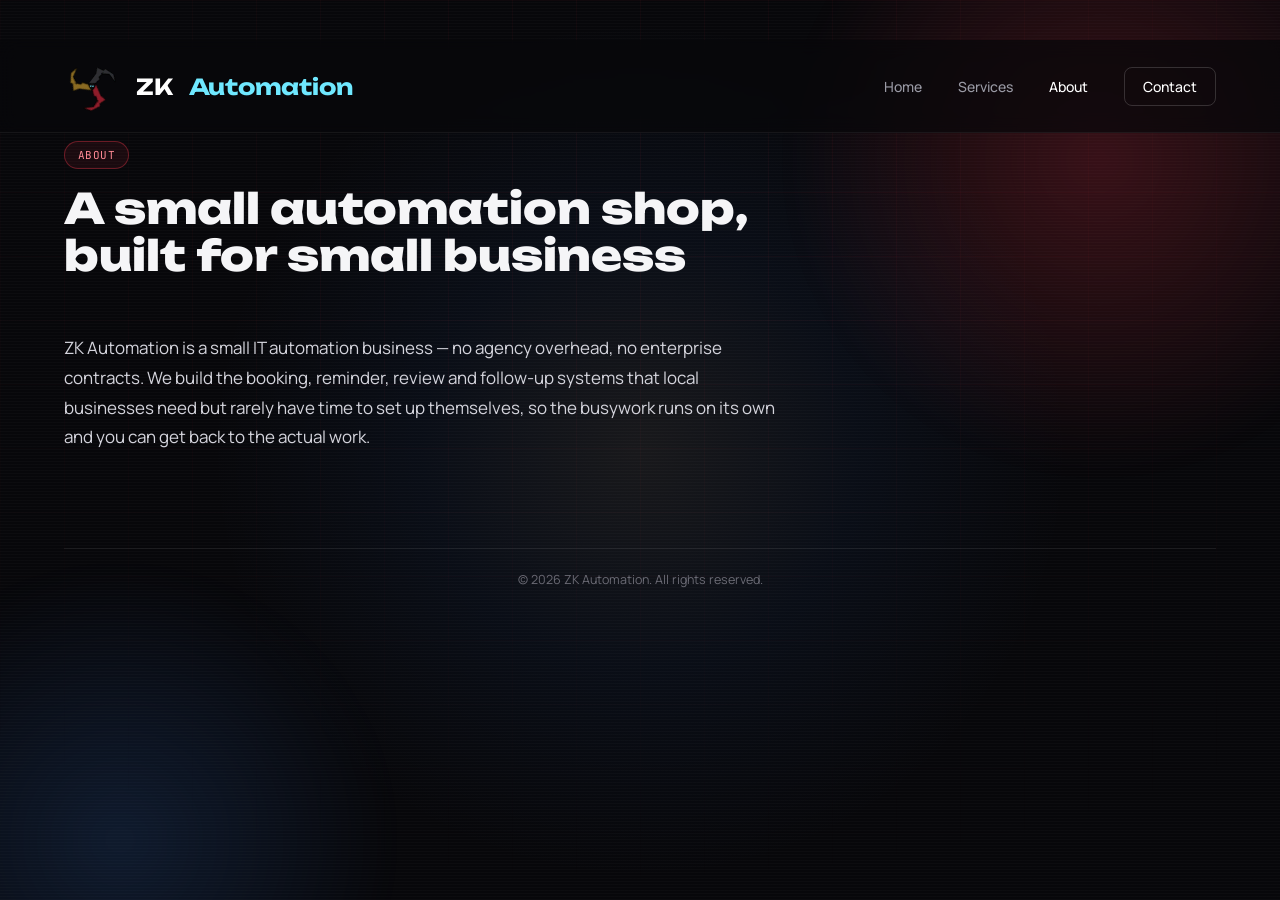
<file: about.html>
<!doctype html>
<html lang="en">
<head>
<meta charset="utf-8">
<meta name="viewport" content="width=device-width, initial-scale=1, viewport-fit=cover">
<title>About — ZK Automation</title>
<meta name="description" content="ZK Automation is a small IT automation business in Ottawa building booking, reminder, review and follow-up systems for local businesses — no agency overhead, no enterprise contracts.">
<link rel="icon" href="data:image/svg+xml,%3Csvg xmlns='http://www.w3.org/2000/svg' viewBox='0 0 64 64'%3E%3Crect width='64' height='64' rx='14' fill='%230d0e10'/%3E%3Ctext x='32' y='35' text-anchor='middle' dominant-baseline='central' font-family='Arial, sans-serif' font-weight='800' font-size='34' fill='%236FE8FF'%3EA%3C/text%3E%3C/svg%3E">
<link rel="preconnect" href="https://fonts.googleapis.com">
<link href="https://fonts.googleapis.com/css2?family=Unbounded:wght@500;700;800;900&family=Manrope:wght@400;500;600&family=JetBrains+Mono:wght@400;500;600&display=swap" rel="stylesheet">
<link rel="stylesheet" href="styles.css">
</head>
<body>

<div class="page" id="page">

  <!-- fine hologram scanlines -->
  <div style="position:absolute;inset:0;pointer-events:none;
    background-image:repeating-linear-gradient(0deg, rgba(255,255,255,0.02) 0px, rgba(255,255,255,0.02) 1px, transparent 1px, transparent 3px);"></div>

  <!-- circuit grid backdrop -->
  <div style="position:absolute;inset:0;pointer-events:none;
    background-image:
      linear-gradient(rgba(255,59,78,0.05) 1px, transparent 1px),
      linear-gradient(90deg, rgba(255,59,78,0.05) 1px, transparent 1px);
    background-size:64px 64px;
    -webkit-mask-image:radial-gradient(ellipse 1300px 850px at 50% 20%, black 0%, transparent 85%);
    mask-image:radial-gradient(ellipse 1300px 850px at 50% 20%, black 0%, transparent 85%);
  "></div>

  <!-- ambient glows -->
  <div class="parallax-slow" style="position:absolute;top:-160px;right:-140px;width:640px;height:640px;border-radius:999px;background:radial-gradient(circle, #FF3B4E33 0%, transparent 70%);filter:blur(10px);pointer-events:none;"></div>
  <div class="parallax-slow" style="position:absolute;bottom:-220px;left:-160px;width:560px;height:560px;border-radius:999px;background:radial-gradient(circle, #3D8BFF26 0%, transparent 70%);filter:blur(10px);pointer-events:none;"></div>

  <!-- soft light sheen that follows the cursor -->
  <div class="cursor-sheen" style="position:absolute;inset:0;pointer-events:none;"></div>

  <div class="shell">

    <!-- nav -->
    <div class="nav">
      <a href="index.html" style="display:flex;align-items:center;gap:16px;text-decoration:none;">
        <svg id="brand-mark-svg" width="56" height="56" viewBox="105 25 410 410" role="img" aria-label="ZK Automation logo">
          <defs>
            <filter id="bladeShadow" x="-80%" y="-80%" width="260%" height="260%">
              <feDropShadow dx="3" dy="4" stdDeviation="3.5" flood-color="#000000" flood-opacity="0.8"/>
            </filter>
            <pattern id="brushed" patternUnits="userSpaceOnUse" width="4" height="4" patternTransform="rotate(-55)">
              <rect width="4" height="4" fill="none"/>
              <line x1="0.5" y1="0" x2="0.5" y2="4" stroke="#ffffff" stroke-opacity="0.16" stroke-width="0.5"/>
              <line x1="1.8" y1="0" x2="1.8" y2="4" stroke="#000000" stroke-opacity="0.16" stroke-width="0.5"/>
              <line x1="3" y1="0" x2="3" y2="4" stroke="#ffffff" stroke-opacity="0.08" stroke-width="0.4"/>
            </pattern>
            <polygon id="bladeShape" points="24,-20 55,-50 50,-66 82,-98 66,-91 127,-87 169,-31 158,-86 99,-124 84,-113 38,-135 29,-90 -24,-20"/>
          </defs>
          <g id="logo-spin-g">
          <g transform="translate(310,230) rotate(0)">
            <g filter="url(#bladeShadow)">
              <use href="#bladeShape" fill="#2a2c2f"/>
              <use href="#bladeShape" fill="url(#brushed)"/>
              <use href="#bladeShape" fill="none" stroke="#000000" stroke-width="3" stroke-linejoin="miter"/>
            </g>
          </g>
          <g transform="translate(310,230) rotate(120)">
            <g filter="url(#bladeShadow)">
              <use href="#bladeShape" fill="#8f1a26"/>
              <use href="#bladeShape" fill="url(#brushed)"/>
              <use href="#bladeShape" fill="none" stroke="#000000" stroke-width="3" stroke-linejoin="miter"/>
            </g>
          </g>
          <g transform="translate(310,230) rotate(240)">
            <g filter="url(#bladeShadow)">
              <use href="#bladeShape" fill="#8a6a1e"/>
              <use href="#bladeShape" fill="url(#brushed)"/>
              <use href="#bladeShape" fill="none" stroke="#000000" stroke-width="3" stroke-linejoin="miter"/>
            </g>
          </g>
          <circle cx="310" cy="230" r="18" fill="#0d0e10" stroke="#1c1f22" stroke-width="1.5" filter="url(#bladeShadow)"/>
          <text x="310" y="231" text-anchor="middle" dominant-baseline="central" font-family="'Unbounded',sans-serif" font-weight="800" font-size="15" fill="#6FE8FF">ZK</text>
          <polygon points="310,225 305,232 315,232" fill="#0d0e10"/>
          </g>
        </svg>
        <span style="font-family:'Unbounded',sans-serif;font-weight:700;font-size:22px;color:#fff;letter-spacing:-0.01em;">ZK </span><span style="font-family:'Unbounded',sans-serif;font-weight:700;font-size:22px;color:#6FE8FF;letter-spacing:-0.01em;">Automation</span>
      </a>
      <button id="nav-toggle" class="nav-toggle" type="button" aria-label="Menu" aria-expanded="false" aria-controls="nav-links">
        <svg class="icon-menu" width="20" height="20" viewBox="0 0 24 24" fill="none" stroke="currentColor" stroke-width="2" stroke-linecap="round"><path d="M4 6h16M4 12h16M4 18h16"/></svg>
        <svg class="icon-close" width="20" height="20" viewBox="0 0 24 24" fill="none" stroke="currentColor" stroke-width="2" stroke-linecap="round"><path d="M6 6l12 12M18 6L6 18"/></svg>
      </button>
      <div class="nav-links" id="nav-links">
        <a class="navlink" href="index.html">Home</a>
        <a class="navlink" href="services.html">Services</a>
        <a class="navlink active" href="about.html">About</a>
        <a href="contact.html" class="btn-ghost" style="border:1px solid rgba(255,255,255,0.16);border-radius:8px;padding:9px 18px;font-size:14px;font-weight:500;color:#fff;">Contact</a>
      </div>
    </div>

    <!-- page header -->
    <div class="page-header">
      <div class="page-kicker" style="border:1px solid rgba(255,59,78,0.35);background:rgba(255,59,78,0.08);color:#ff8a95;">ABOUT</div>
      <h1 style="margin:0 0 14px 0;font-family:'Unbounded',sans-serif;font-weight:800;font-size:clamp(28px,4vw,42px);line-height:1.12;color:#f5f5f7;text-wrap:balance;">A small automation shop, built for small business</h1>
    </div>

    <div style="max-width:720px;padding-bottom:40px;display:flex;flex-direction:column;gap:20px;">
      <p style="margin:0;font-size:17px;line-height:1.75;color:#d4d4dc;">ZK Automation is a small IT automation business — no agency overhead, no enterprise contracts. We build the booking, reminder, review and follow-up systems that local businesses need but rarely have time to set up themselves, so the busywork runs on its own and you can get back to the actual work.</p>
    </div>

    <div class="site-footer">© 2026 ZK Automation. All rights reserved.</div>

  </div>
</div>

<script>
(function () {
  "use strict";

  var page = document.getElementById('page');

  /* ---- nav logo spin + cursor sheen (same behavior as the home page) ---- */
  var reducedMotion = window.matchMedia('(prefers-reduced-motion: reduce)').matches;
  var logoSpinEl = document.getElementById('logo-spin-g');
  var logoAngle = 0, logoVel = 0, lastCursorX = null;
  function tickLogo() {
    if (!reducedMotion && logoSpinEl) {
      logoVel *= 0.94;
      logoAngle += logoVel;
      logoSpinEl.setAttribute('transform', 'rotate(' + logoAngle.toFixed(2) + ' 310 230)');
    }
    requestAnimationFrame(tickLogo);
  }
  requestAnimationFrame(tickLogo);
  function onPageMove(e) {
    var r = page.getBoundingClientRect();
    page.style.setProperty('--mx', Math.min(1, Math.max(0, (e.clientX - r.left) / r.width)));
    page.style.setProperty('--my', Math.min(1, Math.max(0, (e.clientY - r.top) / r.height)));
    if (lastCursorX !== null) {
      logoVel = Math.max(-45, Math.min(45, logoVel + (e.clientX - lastCursorX) * 0.7));
    }
    lastCursorX = e.clientX;
  }
  function onPageLeave() { page.style.setProperty('--mx', 0.5); page.style.setProperty('--my', 0.5); lastCursorX = null; }
  page.addEventListener('mousemove', onPageMove);
  page.addEventListener('mouseleave', onPageLeave);

  /* ---- mobile nav: hamburger toggle for the phone-width dropdown ---- */
  (function () {
    var navToggle = document.getElementById('nav-toggle');
    var navLinks = document.getElementById('nav-links');
    if (!navToggle || !navLinks) return;
    function closeMenu() {
      navLinks.classList.remove('open');
      navToggle.classList.remove('open');
      navToggle.setAttribute('aria-expanded', 'false');
    }
    navToggle.addEventListener('click', function () {
      var isOpen = navLinks.classList.toggle('open');
      navToggle.classList.toggle('open', isOpen);
      navToggle.setAttribute('aria-expanded', isOpen ? 'true' : 'false');
    });
    Array.prototype.forEach.call(navLinks.querySelectorAll('a'), function (a) {
      a.addEventListener('click', closeMenu);
    });
  })();
})();
</script>
</body>
</html>
</file>
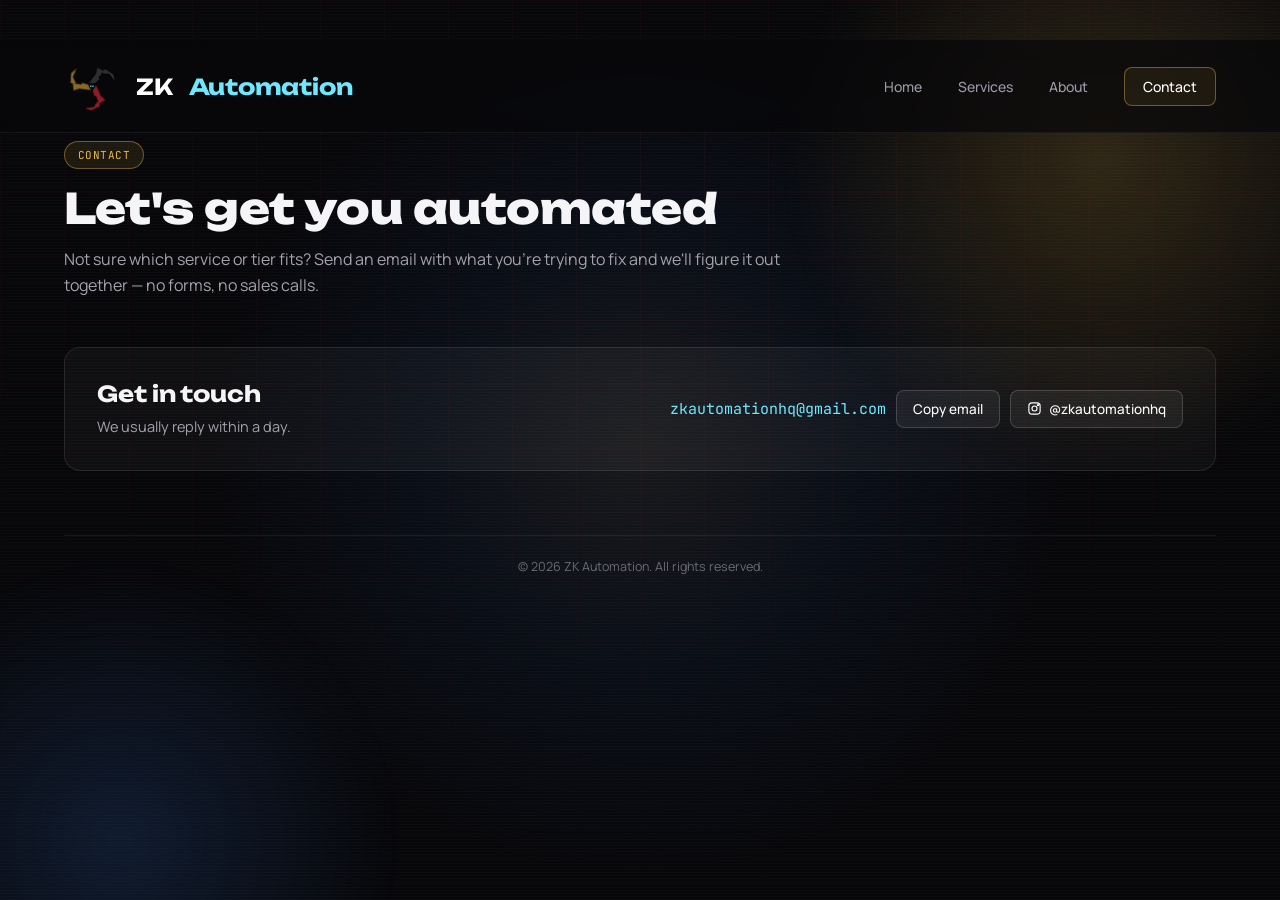
<file: contact.html>
<!doctype html>
<html lang="en">
<head>
<meta charset="utf-8">
<meta name="viewport" content="width=device-width, initial-scale=1, viewport-fit=cover">
<title>Contact — ZK Automation</title>
<meta name="description" content="Get in touch with ZK Automation — email us about booking, reminders, reviews, missed-call text-back, a chatbot, your Google Business Profile or a new website.">
<link rel="icon" href="data:image/svg+xml,%3Csvg xmlns='http://www.w3.org/2000/svg' viewBox='0 0 64 64'%3E%3Crect width='64' height='64' rx='14' fill='%230d0e10'/%3E%3Ctext x='32' y='35' text-anchor='middle' dominant-baseline='central' font-family='Arial, sans-serif' font-weight='800' font-size='34' fill='%236FE8FF'%3EA%3C/text%3E%3C/svg%3E">
<link rel="preconnect" href="https://fonts.googleapis.com">
<link href="https://fonts.googleapis.com/css2?family=Unbounded:wght@500;700;800;900&family=Manrope:wght@400;500;600&family=JetBrains+Mono:wght@400;500;600&display=swap" rel="stylesheet">
<link rel="stylesheet" href="styles.css">
</head>
<body>

<div class="page" id="page">

  <!-- fine hologram scanlines -->
  <div style="position:absolute;inset:0;pointer-events:none;
    background-image:repeating-linear-gradient(0deg, rgba(255,255,255,0.02) 0px, rgba(255,255,255,0.02) 1px, transparent 1px, transparent 3px);"></div>

  <!-- circuit grid backdrop -->
  <div style="position:absolute;inset:0;pointer-events:none;
    background-image:
      linear-gradient(rgba(255,59,78,0.05) 1px, transparent 1px),
      linear-gradient(90deg, rgba(255,59,78,0.05) 1px, transparent 1px);
    background-size:64px 64px;
    -webkit-mask-image:radial-gradient(ellipse 1300px 850px at 50% 20%, black 0%, transparent 85%);
    mask-image:radial-gradient(ellipse 1300px 850px at 50% 20%, black 0%, transparent 85%);
  "></div>

  <!-- ambient glows -->
  <div class="parallax-slow" style="position:absolute;top:-160px;right:-140px;width:640px;height:640px;border-radius:999px;background:radial-gradient(circle, #E8B84B2e 0%, transparent 70%);filter:blur(10px);pointer-events:none;"></div>
  <div class="parallax-slow" style="position:absolute;bottom:-220px;left:-160px;width:560px;height:560px;border-radius:999px;background:radial-gradient(circle, #3D8BFF26 0%, transparent 70%);filter:blur(10px);pointer-events:none;"></div>

  <!-- soft light sheen that follows the cursor -->
  <div class="cursor-sheen" style="position:absolute;inset:0;pointer-events:none;"></div>

  <div class="shell">

    <!-- nav -->
    <div class="nav">
      <a href="index.html" style="display:flex;align-items:center;gap:16px;text-decoration:none;">
        <svg id="brand-mark-svg" width="56" height="56" viewBox="105 25 410 410" role="img" aria-label="ZK Automation logo">
          <defs>
            <filter id="bladeShadow" x="-80%" y="-80%" width="260%" height="260%">
              <feDropShadow dx="3" dy="4" stdDeviation="3.5" flood-color="#000000" flood-opacity="0.8"/>
            </filter>
            <pattern id="brushed" patternUnits="userSpaceOnUse" width="4" height="4" patternTransform="rotate(-55)">
              <rect width="4" height="4" fill="none"/>
              <line x1="0.5" y1="0" x2="0.5" y2="4" stroke="#ffffff" stroke-opacity="0.16" stroke-width="0.5"/>
              <line x1="1.8" y1="0" x2="1.8" y2="4" stroke="#000000" stroke-opacity="0.16" stroke-width="0.5"/>
              <line x1="3" y1="0" x2="3" y2="4" stroke="#ffffff" stroke-opacity="0.08" stroke-width="0.4"/>
            </pattern>
            <polygon id="bladeShape" points="24,-20 55,-50 50,-66 82,-98 66,-91 127,-87 169,-31 158,-86 99,-124 84,-113 38,-135 29,-90 -24,-20"/>
          </defs>
          <g id="logo-spin-g">
          <g transform="translate(310,230) rotate(0)">
            <g filter="url(#bladeShadow)">
              <use href="#bladeShape" fill="#2a2c2f"/>
              <use href="#bladeShape" fill="url(#brushed)"/>
              <use href="#bladeShape" fill="none" stroke="#000000" stroke-width="3" stroke-linejoin="miter"/>
            </g>
          </g>
          <g transform="translate(310,230) rotate(120)">
            <g filter="url(#bladeShadow)">
              <use href="#bladeShape" fill="#8f1a26"/>
              <use href="#bladeShape" fill="url(#brushed)"/>
              <use href="#bladeShape" fill="none" stroke="#000000" stroke-width="3" stroke-linejoin="miter"/>
            </g>
          </g>
          <g transform="translate(310,230) rotate(240)">
            <g filter="url(#bladeShadow)">
              <use href="#bladeShape" fill="#8a6a1e"/>
              <use href="#bladeShape" fill="url(#brushed)"/>
              <use href="#bladeShape" fill="none" stroke="#000000" stroke-width="3" stroke-linejoin="miter"/>
            </g>
          </g>
          <circle cx="310" cy="230" r="18" fill="#0d0e10" stroke="#1c1f22" stroke-width="1.5" filter="url(#bladeShadow)"/>
          <text x="310" y="231" text-anchor="middle" dominant-baseline="central" font-family="'Unbounded',sans-serif" font-weight="800" font-size="15" fill="#6FE8FF">ZK</text>
          <polygon points="310,225 305,232 315,232" fill="#0d0e10"/>
          </g>
        </svg>
        <span style="font-family:'Unbounded',sans-serif;font-weight:700;font-size:22px;color:#fff;letter-spacing:-0.01em;">ZK </span><span style="font-family:'Unbounded',sans-serif;font-weight:700;font-size:22px;color:#6FE8FF;letter-spacing:-0.01em;">Automation</span>
      </a>
      <button id="nav-toggle" class="nav-toggle" type="button" aria-label="Menu" aria-expanded="false" aria-controls="nav-links">
        <svg class="icon-menu" width="20" height="20" viewBox="0 0 24 24" fill="none" stroke="currentColor" stroke-width="2" stroke-linecap="round"><path d="M4 6h16M4 12h16M4 18h16"/></svg>
        <svg class="icon-close" width="20" height="20" viewBox="0 0 24 24" fill="none" stroke="currentColor" stroke-width="2" stroke-linecap="round"><path d="M6 6l12 12M18 6L6 18"/></svg>
      </button>
      <div class="nav-links" id="nav-links">
        <a class="navlink" href="index.html">Home</a>
        <a class="navlink" href="services.html">Services</a>
        <a class="navlink" href="about.html">About</a>
        <a href="contact.html" class="btn-ghost" style="border:1px solid rgba(232,184,75,0.4);border-radius:8px;padding:9px 18px;font-size:14px;font-weight:500;color:#fff;background:rgba(232,184,75,0.08);">Contact</a>
      </div>
    </div>

    <!-- page header -->
    <div class="page-header">
      <div class="page-kicker" style="border:1px solid rgba(232,184,75,0.4);background:rgba(232,184,75,0.1);color:#E8B84B;">CONTACT</div>
      <h1 style="margin:0 0 14px 0;font-family:'Unbounded',sans-serif;font-weight:800;font-size:clamp(28px,4vw,42px);line-height:1.12;color:#f5f5f7;text-wrap:balance;">Let's get you automated</h1>
      <p style="margin:0;font-size:16px;line-height:1.65;color:#a3a3ad;">Not sure which service or tier fits? Send an email with what you're trying to fix and we'll figure it out together — no forms, no sales calls.</p>
    </div>

    <!-- contact -->
    <div class="contact-section" id="contact-section" style="padding-top:8px;">
      <div style="border:1px solid rgba(255,255,255,0.09);background:rgba(255,255,255,0.035);border-radius:16px;padding:32px;display:flex;flex-wrap:wrap;align-items:center;justify-content:space-between;gap:20px;">
        <div>
          <h2 style="margin:0 0 8px 0;font-family:'Unbounded',sans-serif;font-weight:700;font-size:22px;color:#f5f5f7;">Get in touch</h2>
          <p style="margin:0;font-size:14.5px;line-height:1.6;color:#a3a3ad;">We usually reply within a day.</p>
        </div>
        <div style="display:flex;align-items:center;gap:10px;flex-wrap:wrap;">
          <span id="contact-email" style="font-family:'JetBrains Mono',monospace;font-size:15px;color:#6FE8FF;user-select:all;">zkautomationhq@gmail.com</span>
          <button id="contact-copy-btn" type="button" style="background:rgba(255,255,255,0.06);border:1px solid rgba(255,255,255,0.16);border-radius:8px;padding:9px 16px;font-size:13.5px;font-weight:500;color:#fff;cursor:pointer;font-family:'Manrope',sans-serif;">Copy email</button>
          <a href="https://instagram.com/zkautomationhq" target="_blank" rel="noopener" style="display:inline-flex;align-items:center;gap:7px;background:rgba(255,255,255,0.06);border:1px solid rgba(255,255,255,0.16);border-radius:8px;padding:9px 16px;font-size:13.5px;font-weight:500;color:#fff;">
            <svg width="15" height="15" viewBox="0 0 24 24" fill="none" stroke="#fff" stroke-width="1.8"><rect x="3" y="3" width="18" height="18" rx="5"/><circle cx="12" cy="12" r="4"/><circle cx="17.5" cy="6.5" r="1"/></svg>
            @zkautomationhq
          </a>
        </div>
      </div>
    </div>

    <div class="site-footer">© 2026 ZK Automation. All rights reserved.</div>

  </div>
</div>

<script>
(function () {
  "use strict";

  var page = document.getElementById('page');

  /* ---- nav logo spin + cursor sheen (same behavior as the home page) ---- */
  var reducedMotion = window.matchMedia('(prefers-reduced-motion: reduce)').matches;
  var logoSpinEl = document.getElementById('logo-spin-g');
  var logoAngle = 0, logoVel = 0, lastCursorX = null;
  function tickLogo() {
    if (!reducedMotion && logoSpinEl) {
      logoVel *= 0.94;
      logoAngle += logoVel;
      logoSpinEl.setAttribute('transform', 'rotate(' + logoAngle.toFixed(2) + ' 310 230)');
    }
    requestAnimationFrame(tickLogo);
  }
  requestAnimationFrame(tickLogo);
  function onPageMove(e) {
    var r = page.getBoundingClientRect();
    page.style.setProperty('--mx', Math.min(1, Math.max(0, (e.clientX - r.left) / r.width)));
    page.style.setProperty('--my', Math.min(1, Math.max(0, (e.clientY - r.top) / r.height)));
    if (lastCursorX !== null) {
      logoVel = Math.max(-45, Math.min(45, logoVel + (e.clientX - lastCursorX) * 0.7));
    }
    lastCursorX = e.clientX;
  }
  function onPageLeave() { page.style.setProperty('--mx', 0.5); page.style.setProperty('--my', 0.5); lastCursorX = null; }
  page.addEventListener('mousemove', onPageMove);
  page.addEventListener('mouseleave', onPageLeave);

  /* ---- mobile nav: hamburger toggle for the phone-width dropdown ---- */
  (function () {
    var navToggle = document.getElementById('nav-toggle');
    var navLinks = document.getElementById('nav-links');
    if (!navToggle || !navLinks) return;
    function closeMenu() {
      navLinks.classList.remove('open');
      navToggle.classList.remove('open');
      navToggle.setAttribute('aria-expanded', 'false');
    }
    navToggle.addEventListener('click', function () {
      var isOpen = navLinks.classList.toggle('open');
      navToggle.classList.toggle('open', isOpen);
      navToggle.setAttribute('aria-expanded', isOpen ? 'true' : 'false');
    });
    Array.prototype.forEach.call(navLinks.querySelectorAll('a'), function (a) {
      a.addEventListener('click', closeMenu);
    });
  })();

  /* contact: copy-to-clipboard, with a select-text fallback */
  (function () {
    var copyBtn = document.getElementById('contact-copy-btn');
    var emailEl = document.getElementById('contact-email');
    if (!copyBtn || !emailEl) return;
    copyBtn.addEventListener('click', function () {
      var text = emailEl.textContent;
      var done = function () {
        var original = copyBtn.textContent;
        copyBtn.textContent = 'Copied!';
        setTimeout(function () { copyBtn.textContent = original; }, 1600);
      };
      if (navigator.clipboard && navigator.clipboard.writeText) {
        navigator.clipboard.writeText(text).then(done, function () {
          var range = document.createRange();
          range.selectNodeContents(emailEl);
          var sel = window.getSelection();
          sel.removeAllRanges();
          sel.addRange(range);
        });
      } else {
        var range2 = document.createRange();
        range2.selectNodeContents(emailEl);
        var sel2 = window.getSelection();
        sel2.removeAllRanges();
        sel2.addRange(range2);
      }
    });
  })();
})();
</script>
</body>
</html>
</file>
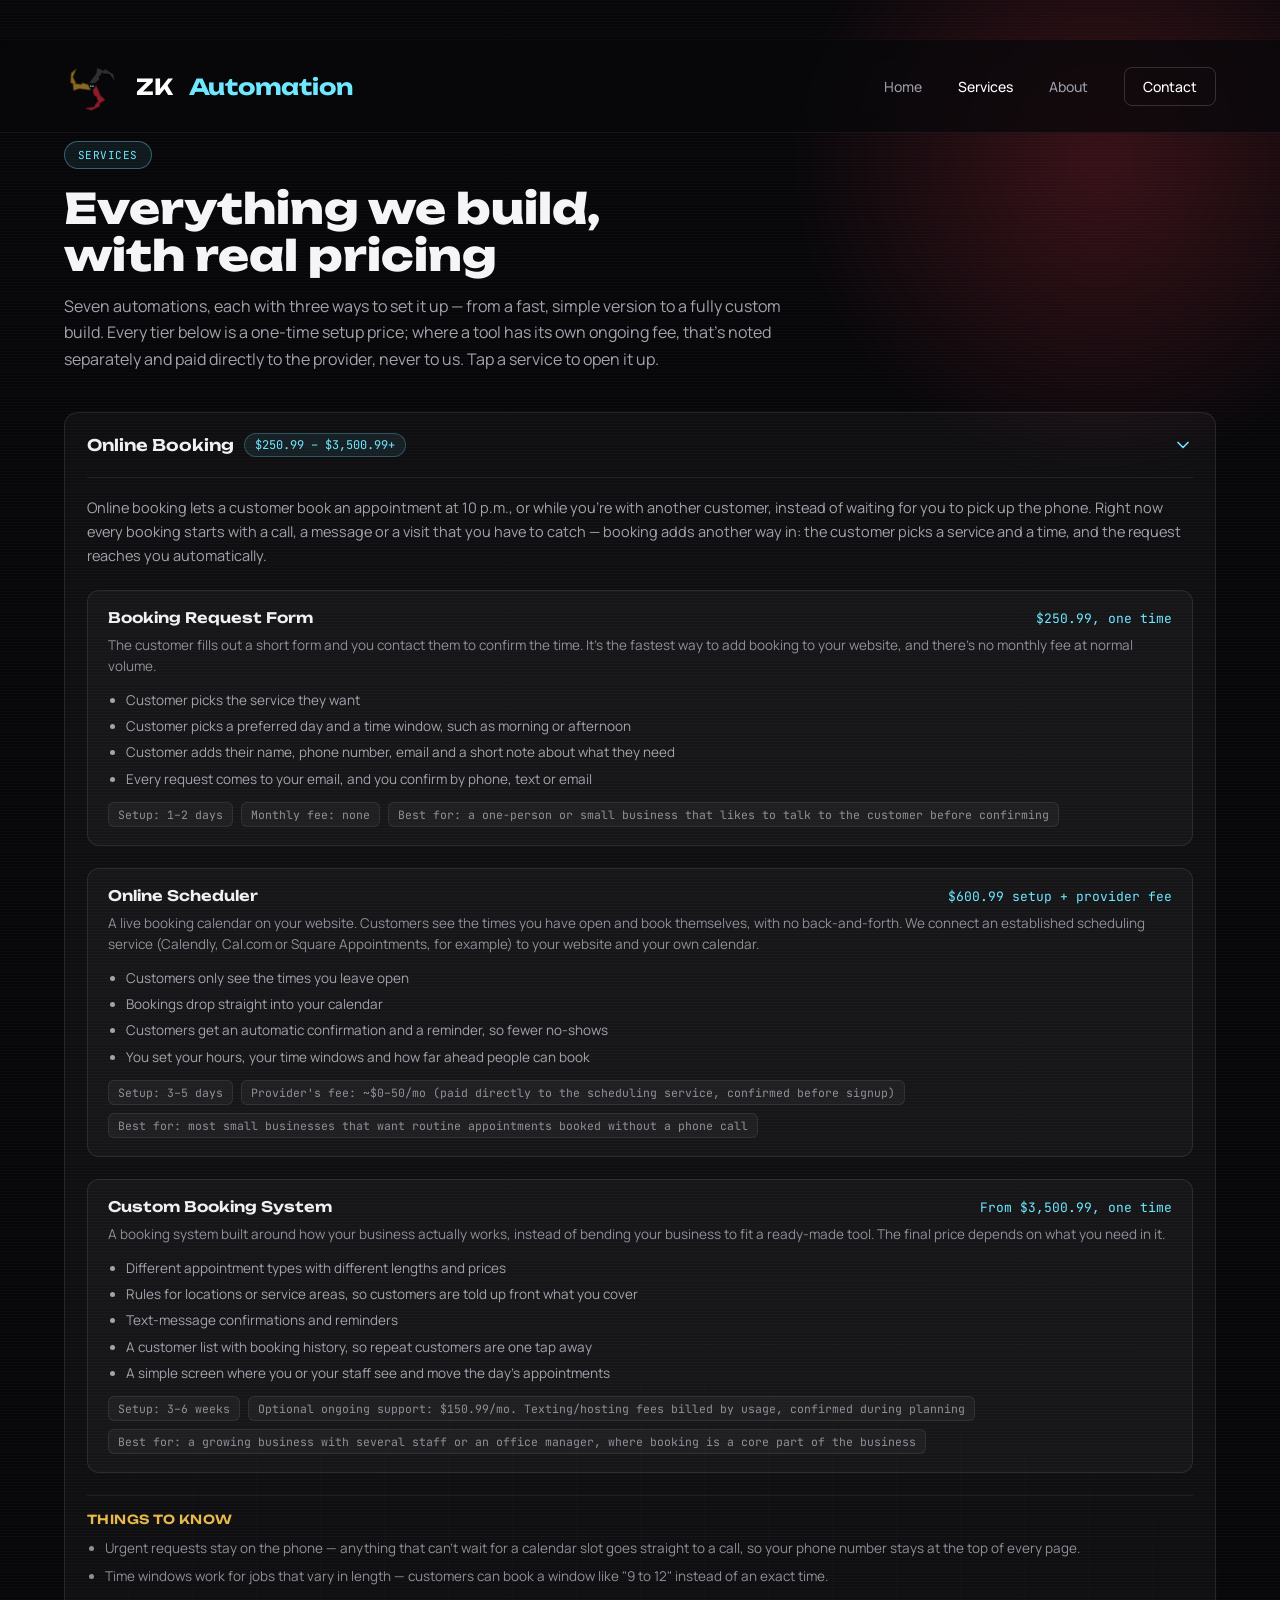
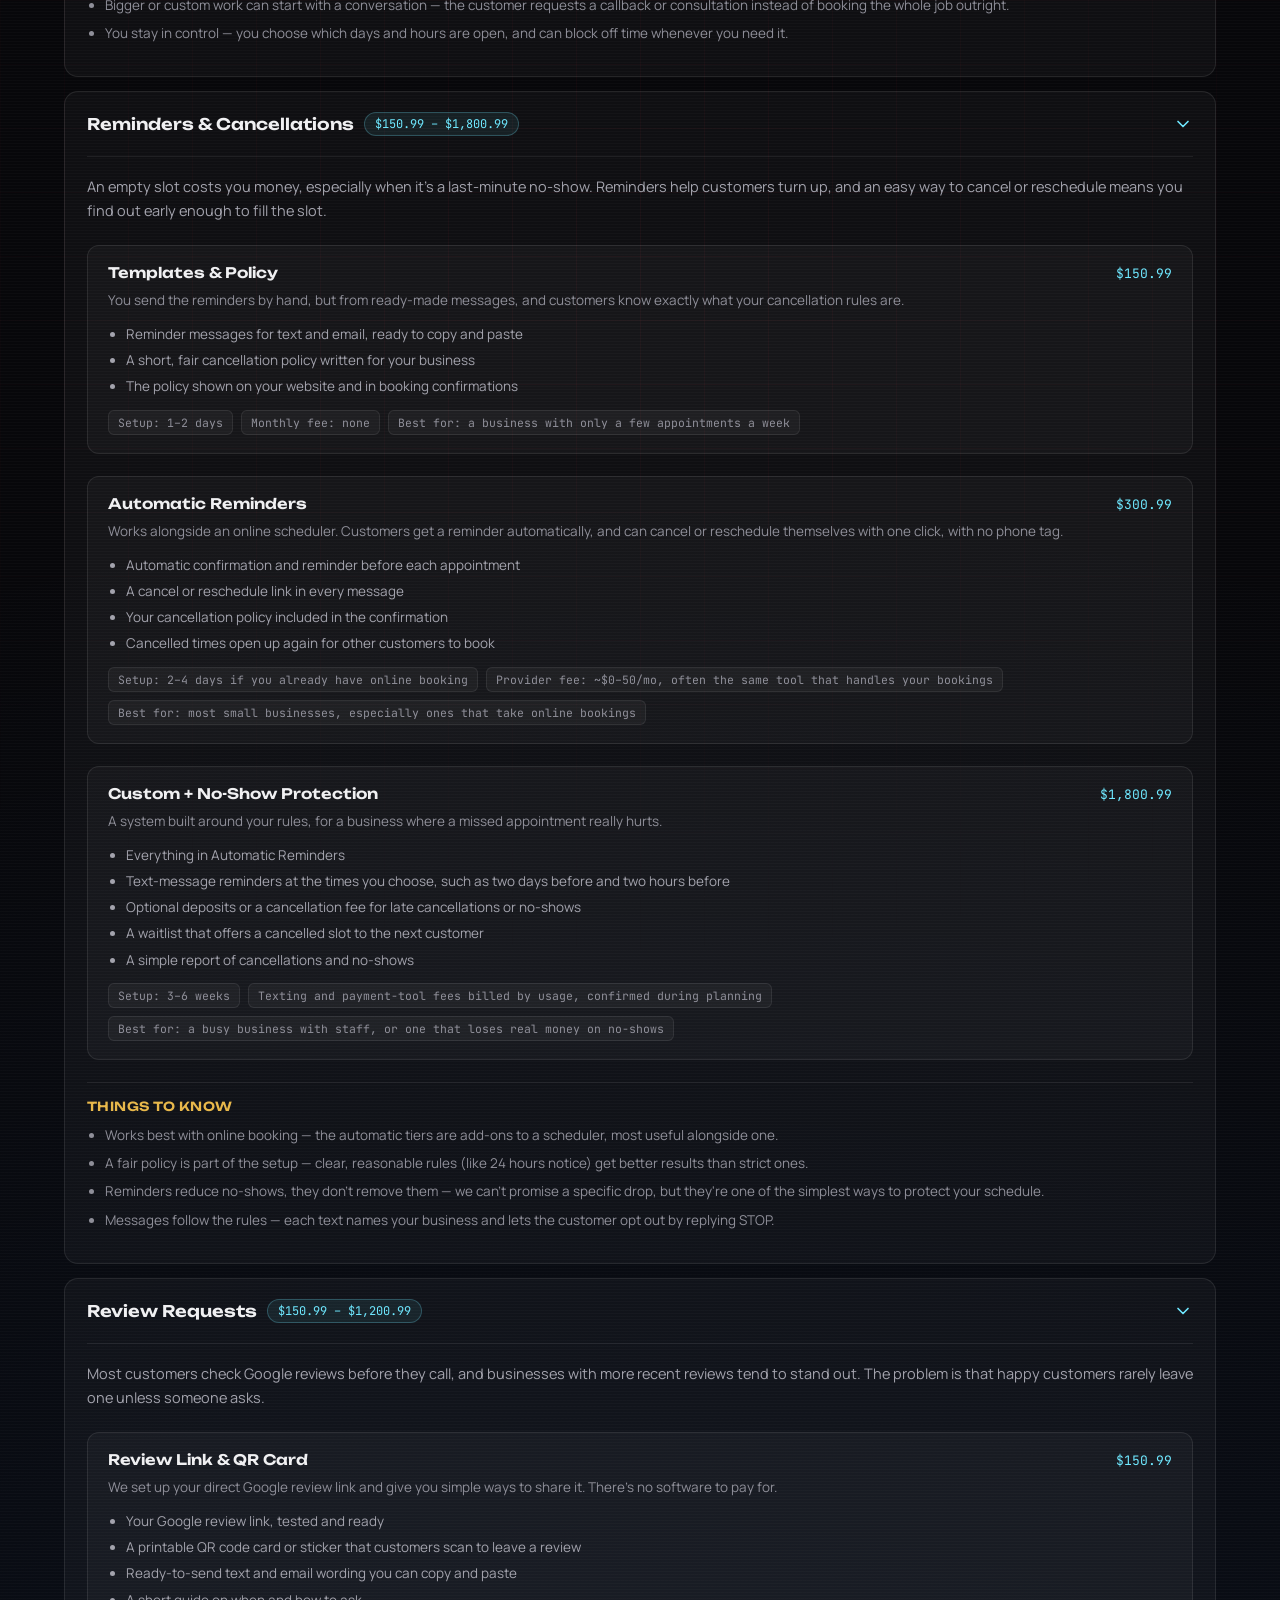
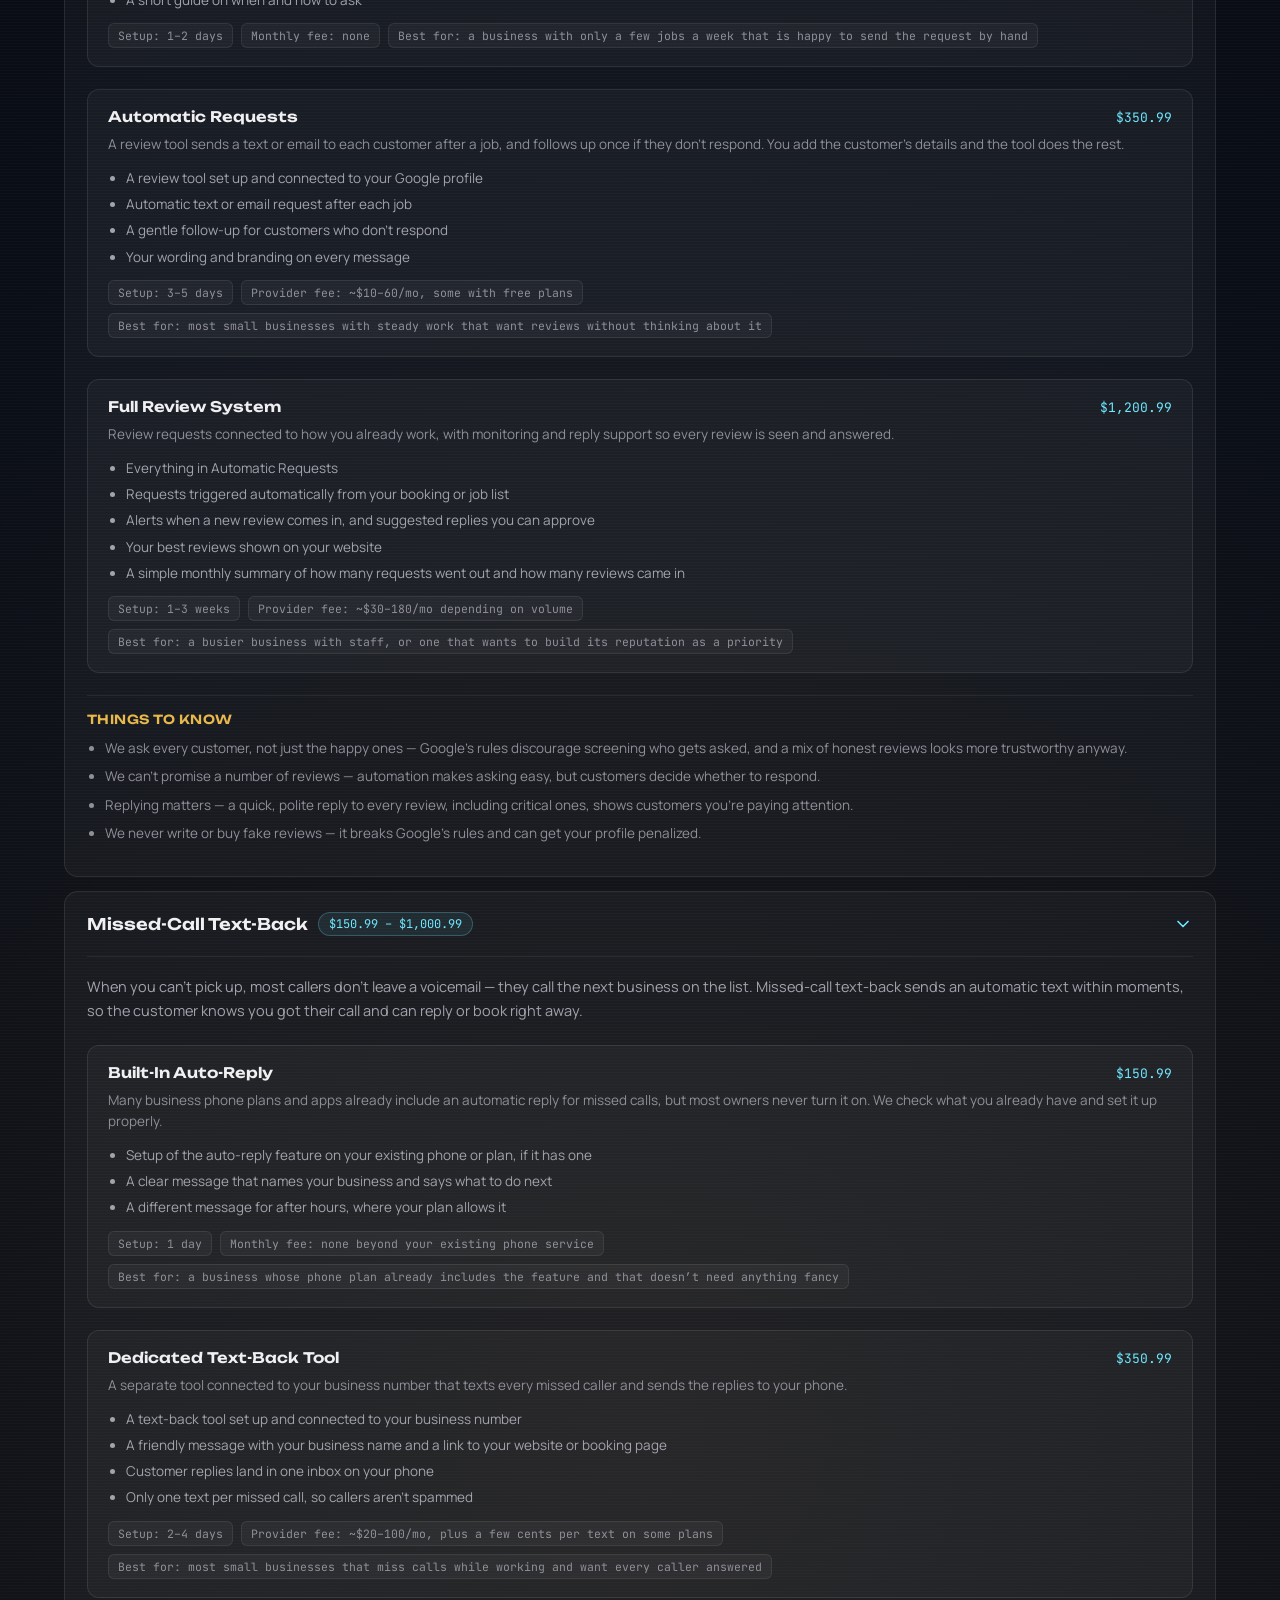
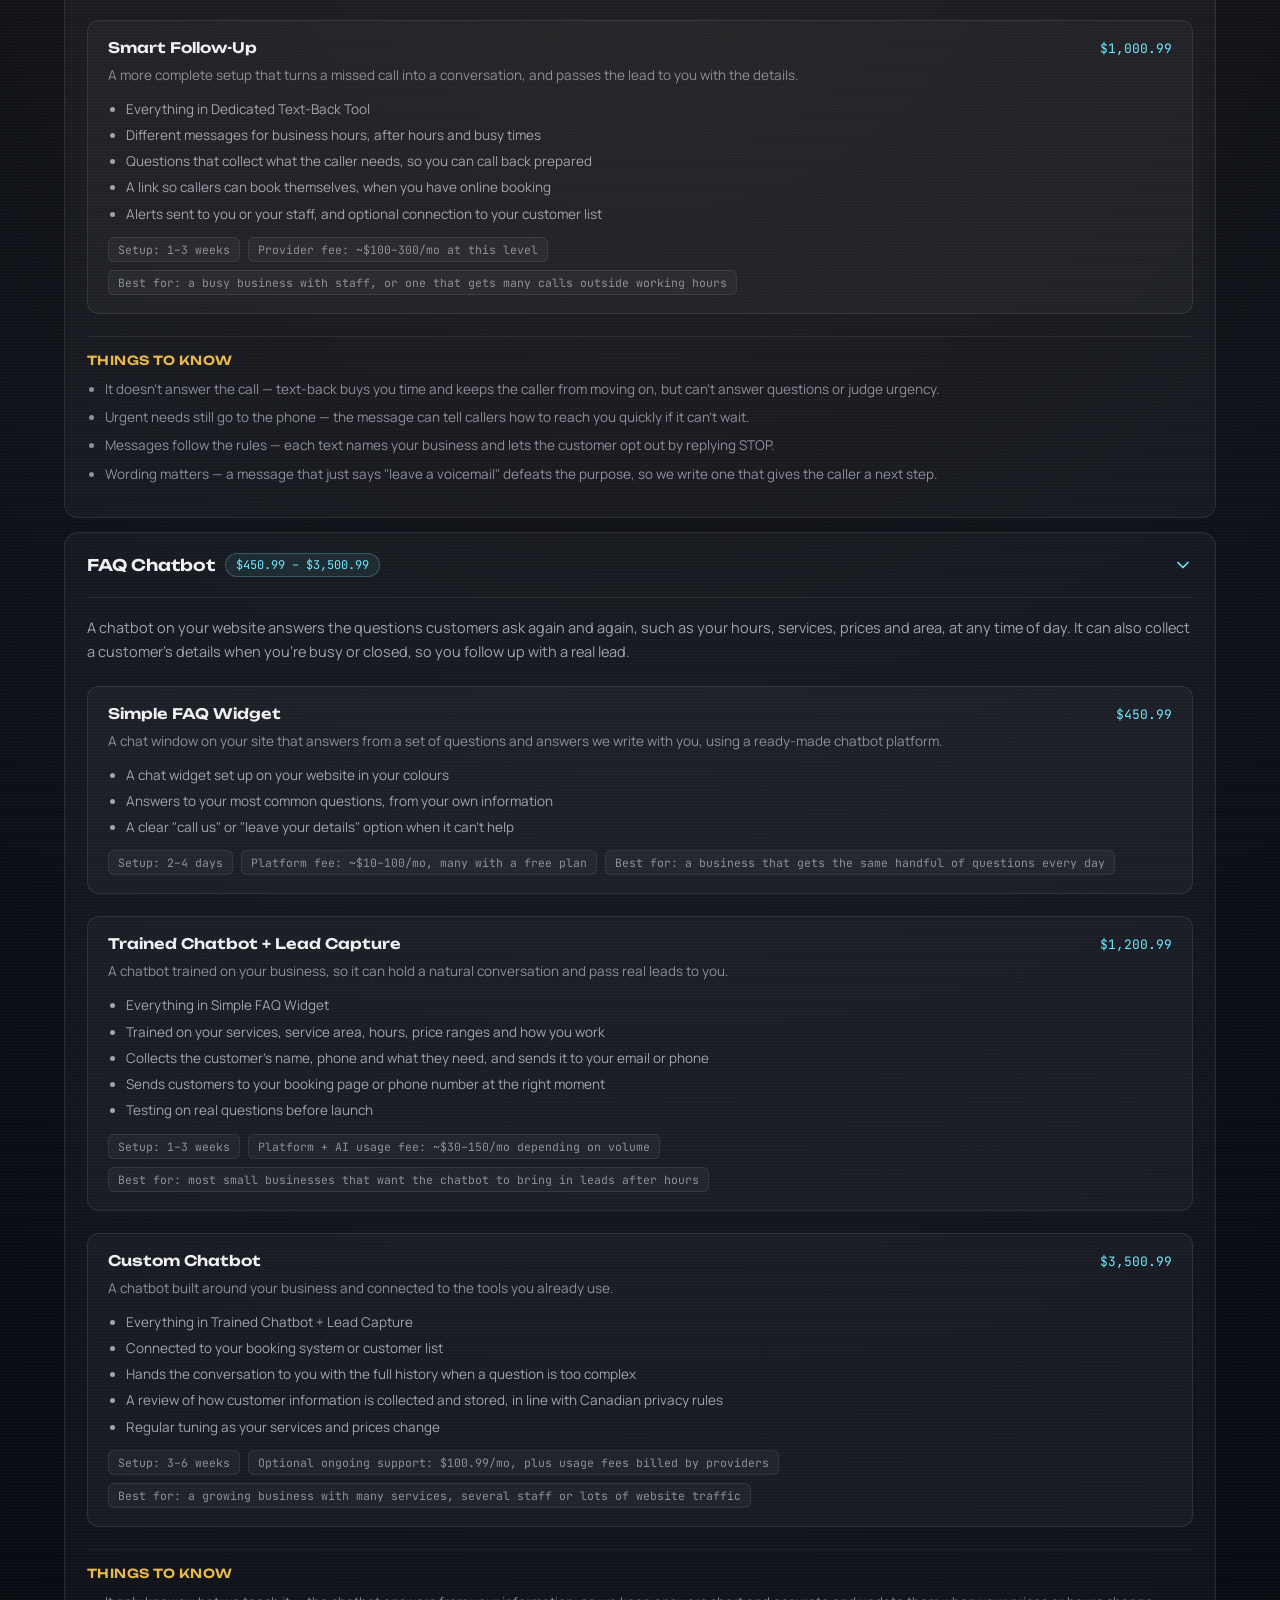
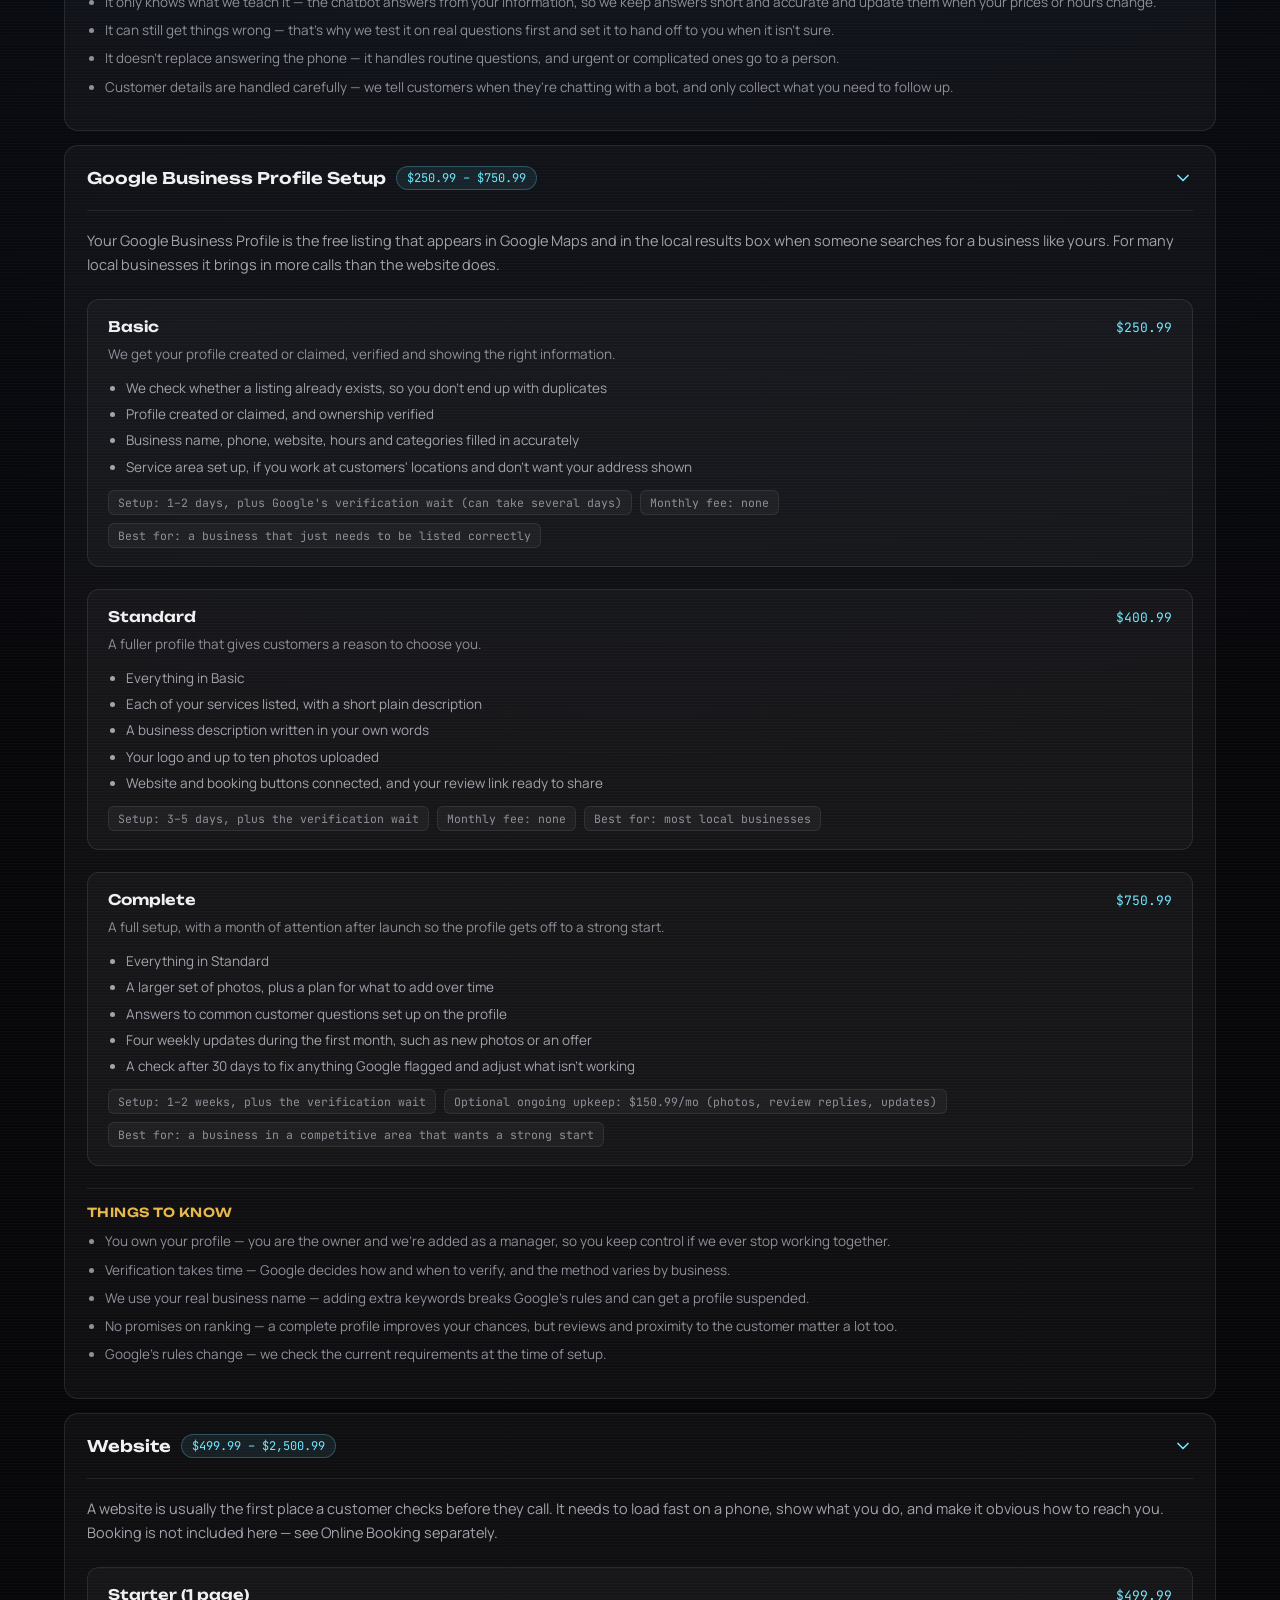
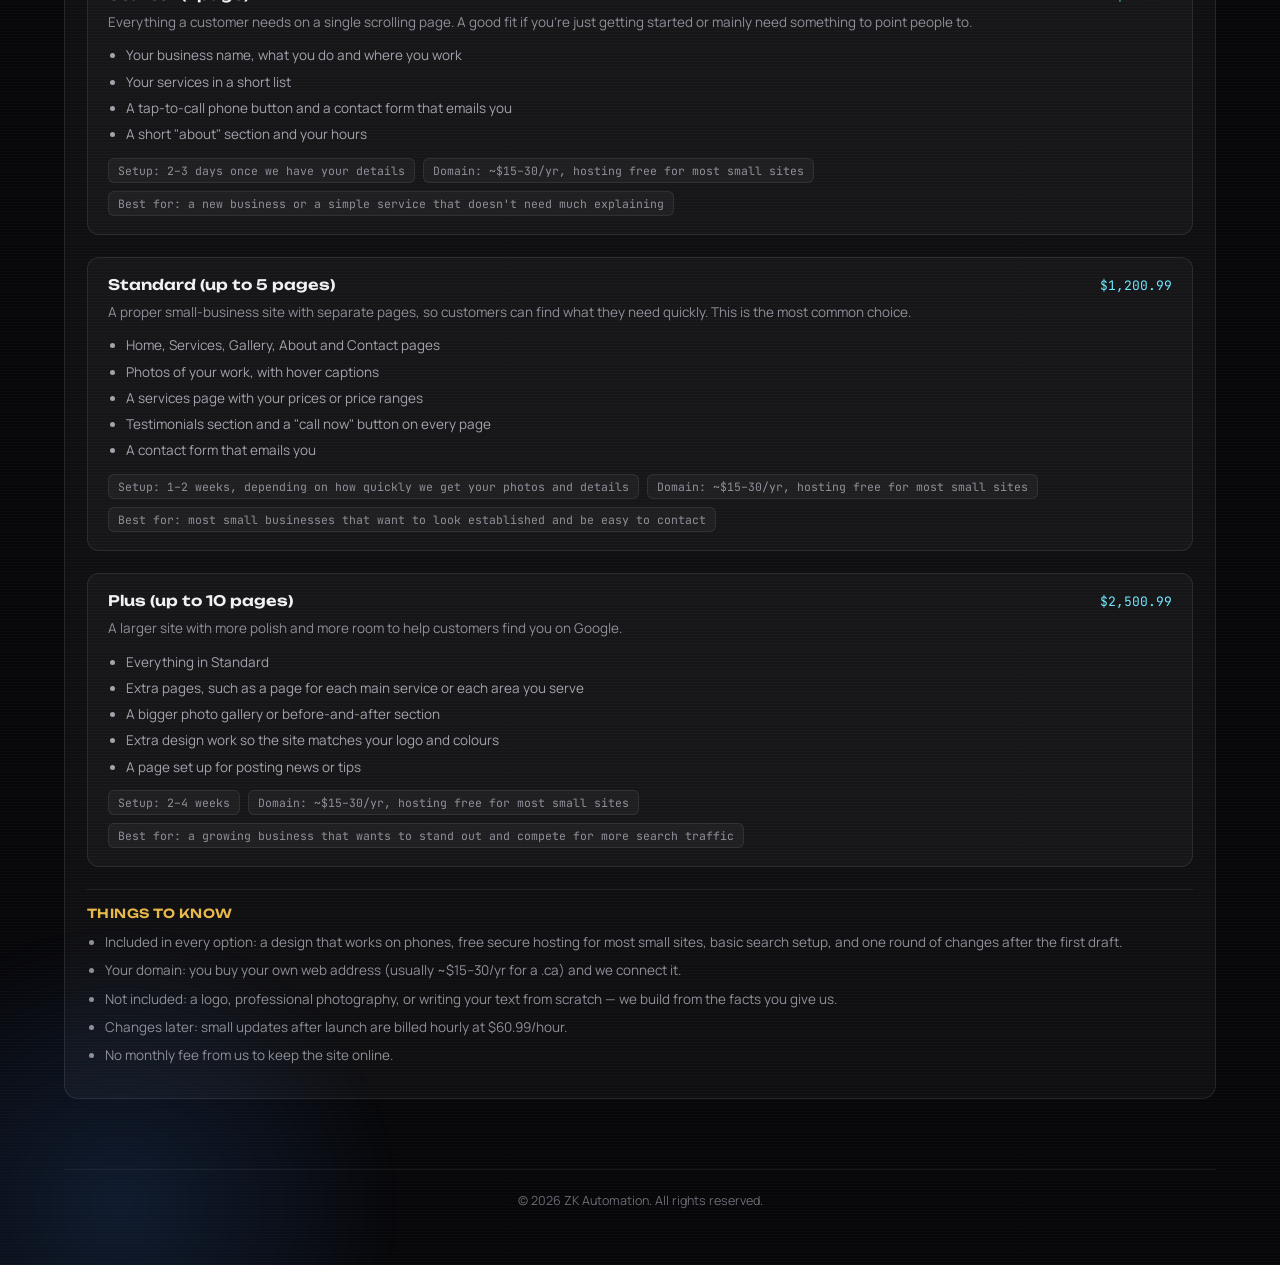
<file: services.html>
<!doctype html>
<html lang="en">
<head>
<meta charset="utf-8">
<meta name="viewport" content="width=device-width, initial-scale=1, viewport-fit=cover">
<title>Services — ZK Automation</title>
<meta name="description" content="Real pricing for every ZK Automation service — online booking, reminders, reviews, missed-call text-back, an FAQ chatbot, Google Business Profile setup and website design — with three tiers each.">
<link rel="icon" href="data:image/svg+xml,%3Csvg xmlns='http://www.w3.org/2000/svg' viewBox='0 0 64 64'%3E%3Crect width='64' height='64' rx='14' fill='%230d0e10'/%3E%3Ctext x='32' y='35' text-anchor='middle' dominant-baseline='central' font-family='Arial, sans-serif' font-weight='800' font-size='34' fill='%236FE8FF'%3EA%3C/text%3E%3C/svg%3E">
<link rel="preconnect" href="https://fonts.googleapis.com">
<link href="https://fonts.googleapis.com/css2?family=Unbounded:wght@500;700;800;900&family=Manrope:wght@400;500;600&family=JetBrains+Mono:wght@400;500;600&display=swap" rel="stylesheet">
<link rel="stylesheet" href="styles.css">
</head>
<body>

<div class="page" id="page">

  <!-- fine hologram scanlines -->
  <div style="position:absolute;inset:0;pointer-events:none;
    background-image:repeating-linear-gradient(0deg, rgba(255,255,255,0.02) 0px, rgba(255,255,255,0.02) 1px, transparent 1px, transparent 3px);"></div>

  <!-- circuit grid backdrop -->
  <div style="position:absolute;inset:0;pointer-events:none;
    background-image:
      linear-gradient(rgba(255,59,78,0.05) 1px, transparent 1px),
      linear-gradient(90deg, rgba(255,59,78,0.05) 1px, transparent 1px);
    background-size:64px 64px;
    -webkit-mask-image:radial-gradient(ellipse 1300px 850px at 50% 20%, black 0%, transparent 85%);
    mask-image:radial-gradient(ellipse 1300px 850px at 50% 20%, black 0%, transparent 85%);
  "></div>

  <!-- ambient glows -->
  <div class="parallax-slow" style="position:absolute;top:-160px;right:-140px;width:640px;height:640px;border-radius:999px;background:radial-gradient(circle, #FF3B4E33 0%, transparent 70%);filter:blur(10px);pointer-events:none;"></div>
  <div class="parallax-slow" style="position:absolute;bottom:-220px;left:-160px;width:560px;height:560px;border-radius:999px;background:radial-gradient(circle, #3D8BFF26 0%, transparent 70%);filter:blur(10px);pointer-events:none;"></div>

  <!-- soft light sheen that follows the cursor -->
  <div class="cursor-sheen" style="position:absolute;inset:0;pointer-events:none;"></div>

  <div class="shell">

    <!-- nav -->
    <div class="nav">
      <a href="index.html" style="display:flex;align-items:center;gap:16px;text-decoration:none;">
        <svg id="brand-mark-svg" width="56" height="56" viewBox="105 25 410 410" role="img" aria-label="ZK Automation logo">
          <defs>
            <filter id="bladeShadow" x="-80%" y="-80%" width="260%" height="260%">
              <feDropShadow dx="3" dy="4" stdDeviation="3.5" flood-color="#000000" flood-opacity="0.8"/>
            </filter>
            <pattern id="brushed" patternUnits="userSpaceOnUse" width="4" height="4" patternTransform="rotate(-55)">
              <rect width="4" height="4" fill="none"/>
              <line x1="0.5" y1="0" x2="0.5" y2="4" stroke="#ffffff" stroke-opacity="0.16" stroke-width="0.5"/>
              <line x1="1.8" y1="0" x2="1.8" y2="4" stroke="#000000" stroke-opacity="0.16" stroke-width="0.5"/>
              <line x1="3" y1="0" x2="3" y2="4" stroke="#ffffff" stroke-opacity="0.08" stroke-width="0.4"/>
            </pattern>
            <polygon id="bladeShape" points="24,-20 55,-50 50,-66 82,-98 66,-91 127,-87 169,-31 158,-86 99,-124 84,-113 38,-135 29,-90 -24,-20"/>
          </defs>
          <g id="logo-spin-g">
          <g transform="translate(310,230) rotate(0)">
            <g filter="url(#bladeShadow)">
              <use href="#bladeShape" fill="#2a2c2f"/>
              <use href="#bladeShape" fill="url(#brushed)"/>
              <use href="#bladeShape" fill="none" stroke="#000000" stroke-width="3" stroke-linejoin="miter"/>
            </g>
          </g>
          <g transform="translate(310,230) rotate(120)">
            <g filter="url(#bladeShadow)">
              <use href="#bladeShape" fill="#8f1a26"/>
              <use href="#bladeShape" fill="url(#brushed)"/>
              <use href="#bladeShape" fill="none" stroke="#000000" stroke-width="3" stroke-linejoin="miter"/>
            </g>
          </g>
          <g transform="translate(310,230) rotate(240)">
            <g filter="url(#bladeShadow)">
              <use href="#bladeShape" fill="#8a6a1e"/>
              <use href="#bladeShape" fill="url(#brushed)"/>
              <use href="#bladeShape" fill="none" stroke="#000000" stroke-width="3" stroke-linejoin="miter"/>
            </g>
          </g>
          <circle cx="310" cy="230" r="18" fill="#0d0e10" stroke="#1c1f22" stroke-width="1.5" filter="url(#bladeShadow)"/>
          <text x="310" y="231" text-anchor="middle" dominant-baseline="central" font-family="'Unbounded',sans-serif" font-weight="800" font-size="15" fill="#6FE8FF">ZK</text>
          <polygon points="310,225 305,232 315,232" fill="#0d0e10"/>
          </g>
        </svg>
        <span style="font-family:'Unbounded',sans-serif;font-weight:700;font-size:22px;color:#fff;letter-spacing:-0.01em;">ZK </span><span style="font-family:'Unbounded',sans-serif;font-weight:700;font-size:22px;color:#6FE8FF;letter-spacing:-0.01em;">Automation</span>
      </a>
      <button id="nav-toggle" class="nav-toggle" type="button" aria-label="Menu" aria-expanded="false" aria-controls="nav-links">
        <svg class="icon-menu" width="20" height="20" viewBox="0 0 24 24" fill="none" stroke="currentColor" stroke-width="2" stroke-linecap="round"><path d="M4 6h16M4 12h16M4 18h16"/></svg>
        <svg class="icon-close" width="20" height="20" viewBox="0 0 24 24" fill="none" stroke="currentColor" stroke-width="2" stroke-linecap="round"><path d="M6 6l12 12M18 6L6 18"/></svg>
      </button>
      <div class="nav-links" id="nav-links">
        <a class="navlink" href="index.html">Home</a>
        <a class="navlink active" href="services.html">Services</a>
        <a class="navlink" href="about.html">About</a>
        <a href="contact.html" class="btn-ghost" style="border:1px solid rgba(255,255,255,0.16);border-radius:8px;padding:9px 18px;font-size:14px;font-weight:500;color:#fff;">Contact</a>
      </div>
    </div>

    <!-- page header -->
    <div class="page-header">
      <div class="page-kicker" style="border:1px solid rgba(111,232,255,0.35);background:rgba(111,232,255,0.08);color:#6FE8FF;">SERVICES</div>
      <h1 style="margin:0 0 14px 0;font-family:'Unbounded',sans-serif;font-weight:800;font-size:clamp(28px,4vw,42px);line-height:1.12;color:#f5f5f7;text-wrap:balance;">Everything we build, with real pricing</h1>
      <p style="margin:0;font-size:16px;line-height:1.65;color:#a3a3ad;">Seven automations, each with three ways to set it up — from a fast, simple version to a fully custom build. Every tier below is a one-time setup price; where a tool has its own ongoing fee, that's noted separately and paid directly to the provider, never to us. Tap a service to open it up.</p>
    </div>

    <div id="services-list"></div>

    <div class="site-footer">© 2026 ZK Automation. All rights reserved.</div>

  </div>
</div>

<script>
(function () {
  "use strict";

  var page = document.getElementById('page');

  /* ---- nav logo spin + cursor sheen (same behavior as the home page) ---- */
  var reducedMotion = window.matchMedia('(prefers-reduced-motion: reduce)').matches;
  var logoSpinEl = document.getElementById('logo-spin-g');
  var logoAngle = 0, logoVel = 0, lastCursorX = null;
  function tickLogo() {
    if (!reducedMotion && logoSpinEl) {
      logoVel *= 0.94;
      logoAngle += logoVel;
      logoSpinEl.setAttribute('transform', 'rotate(' + logoAngle.toFixed(2) + ' 310 230)');
    }
    requestAnimationFrame(tickLogo);
  }
  requestAnimationFrame(tickLogo);
  function onPageMove(e) {
    var r = page.getBoundingClientRect();
    page.style.setProperty('--mx', Math.min(1, Math.max(0, (e.clientX - r.left) / r.width)));
    page.style.setProperty('--my', Math.min(1, Math.max(0, (e.clientY - r.top) / r.height)));
    if (lastCursorX !== null) {
      logoVel = Math.max(-45, Math.min(45, logoVel + (e.clientX - lastCursorX) * 0.7));
    }
    lastCursorX = e.clientX;
  }
  function onPageLeave() { page.style.setProperty('--mx', 0.5); page.style.setProperty('--my', 0.5); lastCursorX = null; }
  page.addEventListener('mousemove', onPageMove);
  page.addEventListener('mouseleave', onPageLeave);

  /* ---- mobile nav: hamburger toggle for the phone-width dropdown ---- */
  (function () {
    var navToggle = document.getElementById('nav-toggle');
    var navLinks = document.getElementById('nav-links');
    if (!navToggle || !navLinks) return;
    function closeMenu() {
      navLinks.classList.remove('open');
      navToggle.classList.remove('open');
      navToggle.setAttribute('aria-expanded', 'false');
    }
    navToggle.addEventListener('click', function () {
      var isOpen = navLinks.classList.toggle('open');
      navToggle.classList.toggle('open', isOpen);
      navToggle.setAttribute('aria-expanded', isOpen ? 'true' : 'false');
    });
    Array.prototype.forEach.call(navLinks.querySelectorAll('a'), function (a) {
      a.addEventListener('click', closeMenu);
    });
  })();

  /* ---- full service data, straight from the pricing docs — every tier's
     full bullet list, setup time, monthly fee and "best for", not condensed. ---- */
  var SERVICES_FULL = [
    {
      title: 'Online Booking', priceRange: '$250.99 – $3,500.99+',
      intro: "Online booking lets a customer book an appointment at 10 p.m., or while you're with another customer, instead of waiting for you to pick up the phone. Right now every booking starts with a call, a message or a visit that you have to catch — booking adds another way in: the customer picks a service and a time, and the request reaches you automatically.",
      tiers: [
        { name: 'Booking Request Form', price: '$250.99, one time', desc: "The customer fills out a short form and you contact them to confirm the time. It's the fastest way to add booking to your website, and there's no monthly fee at normal volume.", bullets: ['Customer picks the service they want', 'Customer picks a preferred day and a time window, such as morning or afternoon', 'Customer adds their name, phone number, email and a short note about what they need', 'Every request comes to your email, and you confirm by phone, text or email'], setup: 'Setup: 1–2 days', monthly: 'Monthly fee: none', bestFor: 'Best for: a one-person or small business that likes to talk to the customer before confirming' },
        { name: 'Online Scheduler', price: '$600.99 setup + provider fee', desc: 'A live booking calendar on your website. Customers see the times you have open and book themselves, with no back-and-forth. We connect an established scheduling service (Calendly, Cal.com or Square Appointments, for example) to your website and your own calendar.', bullets: ['Customers only see the times you leave open', 'Bookings drop straight into your calendar', 'Customers get an automatic confirmation and a reminder, so fewer no-shows', 'You set your hours, your time windows and how far ahead people can book'], setup: 'Setup: 3–5 days', monthly: "Provider's fee: ~$0–50/mo (paid directly to the scheduling service, confirmed before signup)", bestFor: 'Best for: most small businesses that want routine appointments booked without a phone call' },
        { name: 'Custom Booking System', price: 'From $3,500.99, one time', desc: 'A booking system built around how your business actually works, instead of bending your business to fit a ready-made tool. The final price depends on what you need in it.', bullets: ['Different appointment types with different lengths and prices', 'Rules for locations or service areas, so customers are told up front what you cover', 'Text-message confirmations and reminders', 'A customer list with booking history, so repeat customers are one tap away', "A simple screen where you or your staff see and move the day's appointments"], setup: 'Setup: 3–6 weeks', monthly: 'Optional ongoing support: $150.99/mo. Texting/hosting fees billed by usage, confirmed during planning', bestFor: 'Best for: a growing business with several staff or an office manager, where booking is a core part of the business' }
      ],
      notes: ["Urgent requests stay on the phone — anything that can't wait for a calendar slot goes straight to a call, so your phone number stays at the top of every page.", "Time windows work for jobs that vary in length — customers can book a window like \"9 to 12\" instead of an exact time.", 'Bigger or custom work can start with a conversation — the customer requests a callback or consultation instead of booking the whole job outright.', 'You stay in control — you choose which days and hours are open, and can block off time whenever you need it.']
    },
    {
      title: 'Reminders & Cancellations', priceRange: '$150.99 – $1,800.99',
      intro: "An empty slot costs you money, especially when it's a last-minute no-show. Reminders help customers turn up, and an easy way to cancel or reschedule means you find out early enough to fill the slot.",
      tiers: [
        { name: 'Templates & Policy', price: '$150.99', desc: "You send the reminders by hand, but from ready-made messages, and customers know exactly what your cancellation rules are.", bullets: ['Reminder messages for text and email, ready to copy and paste', 'A short, fair cancellation policy written for your business', 'The policy shown on your website and in booking confirmations'], setup: 'Setup: 1–2 days', monthly: 'Monthly fee: none', bestFor: 'Best for: a business with only a few appointments a week' },
        { name: 'Automatic Reminders', price: '$300.99', desc: 'Works alongside an online scheduler. Customers get a reminder automatically, and can cancel or reschedule themselves with one click, with no phone tag.', bullets: ['Automatic confirmation and reminder before each appointment', 'A cancel or reschedule link in every message', 'Your cancellation policy included in the confirmation', 'Cancelled times open up again for other customers to book'], setup: 'Setup: 2–4 days if you already have online booking', monthly: 'Provider fee: ~$0–50/mo, often the same tool that handles your bookings', bestFor: 'Best for: most small businesses, especially ones that take online bookings' },
        { name: 'Custom + No-Show Protection', price: '$1,800.99', desc: 'A system built around your rules, for a business where a missed appointment really hurts.', bullets: ['Everything in Automatic Reminders', 'Text-message reminders at the times you choose, such as two days before and two hours before', 'Optional deposits or a cancellation fee for late cancellations or no-shows', 'A waitlist that offers a cancelled slot to the next customer', 'A simple report of cancellations and no-shows'], setup: 'Setup: 3–6 weeks', monthly: 'Texting and payment-tool fees billed by usage, confirmed during planning', bestFor: 'Best for: a busy business with staff, or one that loses real money on no-shows' }
      ],
      notes: ["Works best with online booking — the automatic tiers are add-ons to a scheduler, most useful alongside one.", 'A fair policy is part of the setup — clear, reasonable rules (like 24 hours notice) get better results than strict ones.', "Reminders reduce no-shows, they don't remove them — we can't promise a specific drop, but they're one of the simplest ways to protect your schedule.", 'Messages follow the rules — each text names your business and lets the customer opt out by replying STOP.']
    },
    {
      title: 'Review Requests', priceRange: '$150.99 – $1,200.99',
      intro: "Most customers check Google reviews before they call, and businesses with more recent reviews tend to stand out. The problem is that happy customers rarely leave one unless someone asks.",
      tiers: [
        { name: 'Review Link & QR Card', price: '$150.99', desc: "We set up your direct Google review link and give you simple ways to share it. There's no software to pay for.", bullets: ['Your Google review link, tested and ready', 'A printable QR code card or sticker that customers scan to leave a review', 'Ready-to-send text and email wording you can copy and paste', 'A short guide on when and how to ask'], setup: 'Setup: 1–2 days', monthly: 'Monthly fee: none', bestFor: 'Best for: a business with only a few jobs a week that is happy to send the request by hand' },
        { name: 'Automatic Requests', price: '$350.99', desc: "A review tool sends a text or email to each customer after a job, and follows up once if they don't respond. You add the customer's details and the tool does the rest.", bullets: ['A review tool set up and connected to your Google profile', 'Automatic text or email request after each job', "A gentle follow-up for customers who don't respond", 'Your wording and branding on every message'], setup: 'Setup: 3–5 days', monthly: 'Provider fee: ~$10–60/mo, some with free plans', bestFor: 'Best for: most small businesses with steady work that want reviews without thinking about it' },
        { name: 'Full Review System', price: '$1,200.99', desc: 'Review requests connected to how you already work, with monitoring and reply support so every review is seen and answered.', bullets: ['Everything in Automatic Requests', 'Requests triggered automatically from your booking or job list', 'Alerts when a new review comes in, and suggested replies you can approve', 'Your best reviews shown on your website', 'A simple monthly summary of how many requests went out and how many reviews came in'], setup: 'Setup: 1–3 weeks', monthly: 'Provider fee: ~$30–180/mo depending on volume', bestFor: 'Best for: a busier business with staff, or one that wants to build its reputation as a priority' }
      ],
      notes: ["We ask every customer, not just the happy ones — Google's rules discourage screening who gets asked, and a mix of honest reviews looks more trustworthy anyway.", "We can't promise a number of reviews — automation makes asking easy, but customers decide whether to respond.", 'Replying matters — a quick, polite reply to every review, including critical ones, shows customers you’re paying attention.', 'We never write or buy fake reviews — it breaks Google’s rules and can get your profile penalized.']
    },
    {
      title: 'Missed-Call Text-Back', priceRange: '$150.99 – $1,000.99',
      intro: "When you can't pick up, most callers don't leave a voicemail — they call the next business on the list. Missed-call text-back sends an automatic text within moments, so the customer knows you got their call and can reply or book right away.",
      tiers: [
        { name: 'Built-In Auto-Reply', price: '$150.99', desc: "Many business phone plans and apps already include an automatic reply for missed calls, but most owners never turn it on. We check what you already have and set it up properly.", bullets: ['Setup of the auto-reply feature on your existing phone or plan, if it has one', 'A clear message that names your business and says what to do next', 'A different message for after hours, where your plan allows it'], setup: 'Setup: 1 day', monthly: 'Monthly fee: none beyond your existing phone service', bestFor: 'Best for: a business whose phone plan already includes the feature and that doesn’t need anything fancy' },
        { name: 'Dedicated Text-Back Tool', price: '$350.99', desc: 'A separate tool connected to your business number that texts every missed caller and sends the replies to your phone.', bullets: ['A text-back tool set up and connected to your business number', 'A friendly message with your business name and a link to your website or booking page', 'Customer replies land in one inbox on your phone', "Only one text per missed call, so callers aren't spammed"], setup: 'Setup: 2–4 days', monthly: 'Provider fee: ~$20–100/mo, plus a few cents per text on some plans', bestFor: 'Best for: most small businesses that miss calls while working and want every caller answered' },
        { name: 'Smart Follow-Up', price: '$1,000.99', desc: 'A more complete setup that turns a missed call into a conversation, and passes the lead to you with the details.', bullets: ['Everything in Dedicated Text-Back Tool', 'Different messages for business hours, after hours and busy times', 'Questions that collect what the caller needs, so you can call back prepared', 'A link so callers can book themselves, when you have online booking', 'Alerts sent to you or your staff, and optional connection to your customer list'], setup: 'Setup: 1–3 weeks', monthly: 'Provider fee: ~$100–300/mo at this level', bestFor: 'Best for: a busy business with staff, or one that gets many calls outside working hours' }
      ],
      notes: ["It doesn't answer the call — text-back buys you time and keeps the caller from moving on, but can't answer questions or judge urgency.", 'Urgent needs still go to the phone — the message can tell callers how to reach you quickly if it can’t wait.', 'Messages follow the rules — each text names your business and lets the customer opt out by replying STOP.', 'Wording matters — a message that just says "leave a voicemail" defeats the purpose, so we write one that gives the caller a next step.']
    },
    {
      title: 'FAQ Chatbot', priceRange: '$450.99 – $3,500.99',
      intro: "A chatbot on your website answers the questions customers ask again and again, such as your hours, services, prices and area, at any time of day. It can also collect a customer's details when you're busy or closed, so you follow up with a real lead.",
      tiers: [
        { name: 'Simple FAQ Widget', price: '$450.99', desc: 'A chat window on your site that answers from a set of questions and answers we write with you, using a ready-made chatbot platform.', bullets: ['A chat widget set up on your website in your colours', 'Answers to your most common questions, from your own information', 'A clear "call us" or "leave your details" option when it can\'t help'], setup: 'Setup: 2–4 days', monthly: 'Platform fee: ~$10–100/mo, many with a free plan', bestFor: 'Best for: a business that gets the same handful of questions every day' },
        { name: 'Trained Chatbot + Lead Capture', price: '$1,200.99', desc: 'A chatbot trained on your business, so it can hold a natural conversation and pass real leads to you.', bullets: ['Everything in Simple FAQ Widget', 'Trained on your services, service area, hours, price ranges and how you work', "Collects the customer's name, phone and what they need, and sends it to your email or phone", 'Sends customers to your booking page or phone number at the right moment', 'Testing on real questions before launch'], setup: 'Setup: 1–3 weeks', monthly: 'Platform + AI usage fee: ~$30–150/mo depending on volume', bestFor: 'Best for: most small businesses that want the chatbot to bring in leads after hours' },
        { name: 'Custom Chatbot', price: '$3,500.99', desc: 'A chatbot built around your business and connected to the tools you already use.', bullets: ['Everything in Trained Chatbot + Lead Capture', 'Connected to your booking system or customer list', 'Hands the conversation to you with the full history when a question is too complex', 'A review of how customer information is collected and stored, in line with Canadian privacy rules', 'Regular tuning as your services and prices change'], setup: 'Setup: 3–6 weeks', monthly: 'Optional ongoing support: $100.99/mo, plus usage fees billed by providers', bestFor: 'Best for: a growing business with many services, several staff or lots of website traffic' }
      ],
      notes: ['It only knows what we teach it — the chatbot answers from your information, so we keep answers short and accurate and update them when your prices or hours change.', "It can still get things wrong — that's why we test it on real questions first and set it to hand off to you when it isn't sure.", "It doesn't replace answering the phone — it handles routine questions, and urgent or complicated ones go to a person.", "Customer details are handled carefully — we tell customers when they're chatting with a bot, and only collect what you need to follow up."]
    },
    {
      title: 'Google Business Profile Setup', priceRange: '$250.99 – $750.99',
      intro: 'Your Google Business Profile is the free listing that appears in Google Maps and in the local results box when someone searches for a business like yours. For many local businesses it brings in more calls than the website does.',
      tiers: [
        { name: 'Basic', price: '$250.99', desc: 'We get your profile created or claimed, verified and showing the right information.', bullets: ["We check whether a listing already exists, so you don't end up with duplicates", 'Profile created or claimed, and ownership verified', 'Business name, phone, website, hours and categories filled in accurately', "Service area set up, if you work at customers' locations and don't want your address shown"], setup: "Setup: 1–2 days, plus Google's verification wait (can take several days)", monthly: 'Monthly fee: none', bestFor: 'Best for: a business that just needs to be listed correctly' },
        { name: 'Standard', price: '$400.99', desc: 'A fuller profile that gives customers a reason to choose you.', bullets: ['Everything in Basic', 'Each of your services listed, with a short plain description', 'A business description written in your own words', 'Your logo and up to ten photos uploaded', 'Website and booking buttons connected, and your review link ready to share'], setup: 'Setup: 3–5 days, plus the verification wait', monthly: 'Monthly fee: none', bestFor: 'Best for: most local businesses' },
        { name: 'Complete', price: '$750.99', desc: 'A full setup, with a month of attention after launch so the profile gets off to a strong start.', bullets: ['Everything in Standard', "A larger set of photos, plus a plan for what to add over time", 'Answers to common customer questions set up on the profile', 'Four weekly updates during the first month, such as new photos or an offer', "A check after 30 days to fix anything Google flagged and adjust what isn't working"], setup: 'Setup: 1–2 weeks, plus the verification wait', monthly: 'Optional ongoing upkeep: $150.99/mo (photos, review replies, updates)', bestFor: 'Best for: a business in a competitive area that wants a strong start' }
      ],
      notes: ["You own your profile — you are the owner and we're added as a manager, so you keep control if we ever stop working together.", 'Verification takes time — Google decides how and when to verify, and the method varies by business.', 'We use your real business name — adding extra keywords breaks Google’s rules and can get a profile suspended.', "No promises on ranking — a complete profile improves your chances, but reviews and proximity to the customer matter a lot too.", "Google's rules change — we check the current requirements at the time of setup."]
    },
    {
      title: 'Website', priceRange: '$499.99 – $2,500.99',
      intro: "A website is usually the first place a customer checks before they call. It needs to load fast on a phone, show what you do, and make it obvious how to reach you. Booking is not included here — see Online Booking separately.",
      tiers: [
        { name: 'Starter (1 page)', price: '$499.99', desc: "Everything a customer needs on a single scrolling page. A good fit if you're just getting started or mainly need something to point people to.", bullets: ['Your business name, what you do and where you work', 'Your services in a short list', 'A tap-to-call phone button and a contact form that emails you', 'A short "about" section and your hours'], setup: 'Setup: 2–3 days once we have your details', monthly: "Domain: ~$15–30/yr, hosting free for most small sites", bestFor: "Best for: a new business or a simple service that doesn't need much explaining" },
        { name: 'Standard (up to 5 pages)', price: '$1,200.99', desc: 'A proper small-business site with separate pages, so customers can find what they need quickly. This is the most common choice.', bullets: ['Home, Services, Gallery, About and Contact pages', 'Photos of your work, with hover captions', 'A services page with your prices or price ranges', 'Testimonials section and a "call now" button on every page', 'A contact form that emails you'], setup: 'Setup: 1–2 weeks, depending on how quickly we get your photos and details', monthly: "Domain: ~$15–30/yr, hosting free for most small sites", bestFor: 'Best for: most small businesses that want to look established and be easy to contact' },
        { name: 'Plus (up to 10 pages)', price: '$2,500.99', desc: 'A larger site with more polish and more room to help customers find you on Google.', bullets: ['Everything in Standard', 'Extra pages, such as a page for each main service or each area you serve', 'A bigger photo gallery or before-and-after section', 'Extra design work so the site matches your logo and colours', 'A page set up for posting news or tips'], setup: 'Setup: 2–4 weeks', monthly: "Domain: ~$15–30/yr, hosting free for most small sites", bestFor: 'Best for: a growing business that wants to stand out and compete for more search traffic' }
      ],
      notes: ['Included in every option: a design that works on phones, free secure hosting for most small sites, basic search setup, and one round of changes after the first draft.', 'Your domain: you buy your own web address (usually ~$15–30/yr for a .ca) and we connect it.', "Not included: a logo, professional photography, or writing your text from scratch — we build from the facts you give us.", 'Changes later: small updates after launch are billed hourly at $60.99/hour.', 'No monthly fee from us to keep the site online.']
    }
  ];

  /* full service listing, rendered as an accordion — every tier's complete
     bullet list, setup time, monthly fee and "best for", plus a price-range
     badge in the header so the range is visible before opening it. */
  function slugify(s) {
    return s.toLowerCase().replace(/&/g, '').replace(/[^a-z0-9]+/g, '-').replace(/^-+|-+$/g, '');
  }

  function renderServicesList() {
    var list = document.getElementById('services-list');
    if (!list) return;

    SERVICES_FULL.forEach(function (service) {
      var item = document.createElement('div');
      item.className = 'service-accordion-item';
      item.id = slugify(service.title);

      var header = document.createElement('button');
      header.type = 'button';
      header.className = 'service-accordion-header';
      header.setAttribute('aria-expanded', 'false');

      var heading = document.createElement('div');
      heading.className = 'service-accordion-heading';
      var titleRow = document.createElement('div');
      titleRow.className = 'service-accordion-title-row';
      var title = document.createElement('div');
      title.className = 'service-accordion-title';
      title.textContent = service.title;
      var priceRange = document.createElement('div');
      priceRange.className = 'service-price-range';
      priceRange.textContent = service.priceRange;
      titleRow.appendChild(title);
      titleRow.appendChild(priceRange);
      heading.appendChild(titleRow);

      header.appendChild(heading);

      var chevron = document.createElementNS('http://www.w3.org/2000/svg', 'svg');
      chevron.setAttribute('class', 'service-chevron');
      chevron.setAttribute('width', '20');
      chevron.setAttribute('height', '20');
      chevron.setAttribute('viewBox', '0 0 24 24');
      chevron.setAttribute('fill', 'none');
      chevron.innerHTML = '<path d="M6 9l6 6 6-6" stroke="currentColor" stroke-width="2" stroke-linecap="round" stroke-linejoin="round"/>';
      header.appendChild(chevron);

      var body = document.createElement('div');
      body.className = 'service-accordion-body';
      body.hidden = true;

      var intro = document.createElement('div');
      intro.className = 'service-intro';
      intro.textContent = service.intro;
      body.appendChild(intro);

      service.tiers.forEach(function (tier) {
        var row = document.createElement('div');
        row.className = 'service-tier-row';

        var head = document.createElement('div');
        head.className = 'service-tier-head';
        var name = document.createElement('div');
        name.className = 'service-tier-name';
        name.textContent = tier.name;
        var price = document.createElement('div');
        price.className = 'service-tier-price';
        price.textContent = tier.price;
        head.appendChild(name);
        head.appendChild(price);
        row.appendChild(head);

        var desc = document.createElement('div');
        desc.className = 'service-tier-desc';
        desc.textContent = tier.desc;
        row.appendChild(desc);

        var bullets = document.createElement('ul');
        bullets.className = 'service-tier-bullets';
        tier.bullets.forEach(function (b) {
          var li = document.createElement('li');
          li.textContent = b;
          bullets.appendChild(li);
        });
        row.appendChild(bullets);

        var meta = document.createElement('div');
        meta.className = 'service-tier-meta';
        [tier.setup, tier.monthly, tier.bestFor].forEach(function (m) {
          if (!m) return;
          var span = document.createElement('span');
          span.textContent = m;
          meta.appendChild(span);
        });
        row.appendChild(meta);

        body.appendChild(row);
      });

      if (service.notes && service.notes.length) {
        var notesWrap = document.createElement('div');
        notesWrap.className = 'service-notes';
        var notesTitle = document.createElement('div');
        notesTitle.className = 'service-notes-title';
        notesTitle.textContent = 'Things to know';
        notesWrap.appendChild(notesTitle);
        var notesList = document.createElement('ul');
        service.notes.forEach(function (n) {
          var li = document.createElement('li');
          li.textContent = n;
          notesList.appendChild(li);
        });
        notesWrap.appendChild(notesList);
        body.appendChild(notesWrap);
      }

      header.addEventListener('click', function () {
        var isOpen = item.classList.toggle('open');
        header.setAttribute('aria-expanded', isOpen ? 'true' : 'false');
        body.hidden = !isOpen;
      });

      item.appendChild(header);
      item.appendChild(body);
      list.appendChild(item);
    });

    /* deep link: services.html#slug opens that service and scrolls to it,
       so a card on the home page can point straight at the right one */
    if (location.hash) {
      var target = document.getElementById(location.hash.slice(1));
      if (target && target.classList.contains('service-accordion-item')) {
        target.classList.add('open');
        var targetHeader = target.querySelector('.service-accordion-header');
        var targetBody = target.querySelector('.service-accordion-body');
        if (targetHeader) targetHeader.setAttribute('aria-expanded', 'true');
        if (targetBody) targetBody.hidden = false;
        setTimeout(function () { target.scrollIntoView({ behavior: 'smooth', block: 'start' }); }, 60);
      }
    }
  }
  renderServicesList();

})();
</script>
</body>
</html>
</file>
<file: styles.css>
/* Shared styles across index.html / services.html / about.html — the
   brand's neon-circuit dark theme: black base, red accents, IG-page blue. */
:root{
  --bg:#07070a;
  --fg:#f5f5f7;
  --fg-muted:#a3a3ad;
  --fg-faint:#8f8f99;
  --accent-red:#FF3B4E;
  --accent-red-soft:#ff8a95;
  --accent-blue:#3D8BFF;
  --accent-blue-bright:#6FE8FF;
  --accent-gold:#E8B84B;
  color-scheme: dark;
}
*{box-sizing:border-box;}
html,body{background:var(--bg);height:100%;}
html{scroll-behavior:smooth;}
body{margin:0;color:var(--fg);font-family:'Manrope',system-ui,sans-serif;}
a{color:#fff;text-decoration:none;}
a.navlink{color:#9a9aa5;font-size:14px;font-weight:500;transition:color .15s ease;}
a.navlink:hover{color:#ffffff;}
a.navlink.active{color:#fff;}
.btn-primary{transition:transform .15s ease, box-shadow .15s ease;}
.btn-primary:hover{transform:translateY(-1px);}
.btn-ghost{transition:border-color .15s ease, background .15s ease;}
.btn-ghost:hover{background:rgba(255,255,255,0.04);}
.glass-card{transition:transform .15s ease, border-color .15s ease;}
.glass-card:hover{transform:translateY(-3px);}
@keyframes pulseGlow{0%,100%{opacity:.55}50%{opacity:1}}
.pulse-dot{animation:pulseGlow 2.4s ease-in-out infinite;}
@media (prefers-reduced-motion: reduce){ .pulse-dot{animation:none;opacity:.85;} }

.parallax-slow{transform:translate(calc((var(--mx,0.5) - 0.5) * 46px), calc((var(--my,0.5) - 0.5) * 46px));transition:transform .15s ease-out;}
.cursor-sheen{background:radial-gradient(circle at calc(var(--mx,0.5) * 100%) calc(var(--my,0.5) * 100%), rgba(255,255,255,0.07), rgba(61,139,255,0.05) 28%, transparent 55%);transition:background .1s linear;}

.page{width:100%;min-height:100vh;min-height:100dvh;position:relative;overflow:hidden;background:var(--bg);}
.shell{position:relative;display:flex;flex-direction:column;min-height:100vh;min-height:100dvh;padding:40px 64px 56px 64px;box-sizing:border-box;max-width:1600px;margin:0 auto;}

.nav{display:flex;align-items:center;justify-content:space-between;padding-bottom:56px;flex-wrap:wrap;gap:16px;position:sticky;top:env(safe-area-inset-top, 0px);z-index:50;background:rgba(7,7,10,0.72);backdrop-filter:blur(10px);-webkit-backdrop-filter:blur(10px);margin:0 -64px;padding-left:64px;padding-right:64px;padding-top:18px;padding-bottom:18px;border-bottom:1px solid rgba(255,255,255,0.06);}
.nav-links{display:flex;align-items:center;gap:36px;flex-wrap:wrap;}

/* mobile menu toggle: hidden on desktop/tablet, shown only under the phone breakpoint below */
.nav-toggle{display:none;background:rgba(255,255,255,0.04);border:1px solid rgba(255,255,255,0.16);border-radius:8px;width:42px;height:42px;align-items:center;justify-content:center;cursor:pointer;color:#fff;flex-shrink:0;padding:0;}
.nav-toggle .icon-close{display:none;}
.nav-toggle.open .icon-menu{display:none;}
.nav-toggle.open .icon-close{display:block;}

/* hero visual sits above the copy on every screen size — a 6-box ring needs
   room to breathe, and squeezing it into a fixed box beside the text clipped
   the outer labels at in-between widths. */
.hero-row{flex-grow:1;display:flex;flex-direction:column;align-items:center;gap:12px;padding-bottom:36px;}
.hero-copy{display:flex;flex-direction:column;justify-content:center;align-items:center;text-align:center;max-width:720px;order:2;}
.hero-scene{flex-shrink:0;position:relative;width:min(100%, 146vh);aspect-ratio:11/5;height:auto;border-radius:20px;order:1;margin:0 auto;}

/* mobile-only service picker — see the comment on #mobile-service-cards in
   index.html. Hidden by default (desktop uses the interactive 3D ring
   instead); shown and made scrollable only under the phone breakpoint. */
.hero-mobile-cards{display:none;}

.features-grid{display:grid;grid-template-columns:repeat(3, minmax(0, 1fr));gap:20px;}

/* generic inner page header (services / about) */
.page-header{padding-top:8px;padding-bottom:40px;max-width:720px;}
.page-kicker{display:inline-flex;align-items:center;gap:8px;border-radius:999px;padding:6px 13px;margin-bottom:16px;font-family:'JetBrains Mono',monospace;font-size:11px;letter-spacing:.04em;}

.about-section{padding-top:8px;scroll-margin-top:24px;}
.services-section{padding-top:8px;scroll-margin-top:24px;}
.contact-section{padding-top:56px;padding-bottom:8px;scroll-margin-top:24px;}

.site-footer{margin-top:56px;padding-top:22px;border-top:1px solid rgba(255,255,255,0.07);text-align:center;font-size:12.5px;color:#6b6b75;}

/* services accordion */
.service-accordion-item{border:1px solid rgba(255,255,255,0.09);border-radius:14px;background:rgba(255,255,255,0.035);margin-bottom:14px;overflow:hidden;transition:border-color .15s ease;scroll-margin-top:110px;}
.service-accordion-item.open{border-color:rgba(111,232,255,0.35);}
.service-accordion-header{width:100%;text-align:left;background:none;border:none;padding:20px 22px;display:flex;align-items:center;justify-content:space-between;gap:18px;cursor:pointer;color:inherit;font-family:inherit;}
.service-accordion-header:hover{background:rgba(255,255,255,0.03);}
.service-accordion-heading{display:flex;flex-direction:column;gap:6px;min-width:0;}
.service-accordion-title-row{display:flex;align-items:center;gap:10px;flex-wrap:wrap;}
.service-accordion-title{font-family:'Unbounded',sans-serif;font-weight:600;font-size:16px;color:#f0f0f2;}
.service-price-range{font-family:'JetBrains Mono',monospace;font-size:12px;color:#6FE8FF;background:rgba(111,232,255,0.08);border:1px solid rgba(111,232,255,0.25);border-radius:999px;padding:3px 10px;white-space:nowrap;}
.service-accordion-blurb{font-size:13.5px;line-height:1.5;color:#8f8f99;}
.service-chevron{flex-shrink:0;transition:transform .2s ease;color:#6FE8FF;}
.service-accordion-item.open .service-chevron{transform:rotate(180deg);}
.service-accordion-body{padding:0 22px 26px 22px;display:flex;flex-direction:column;gap:22px;}
.service-intro{font-size:14.5px;line-height:1.65;color:#a3a3ad;padding-top:4px;border-top:1px solid rgba(255,255,255,0.07);padding-top:18px;}

.service-tier-row{border:1px solid rgba(255,255,255,0.09);background:rgba(255,255,255,0.03);border-radius:12px;padding:18px 20px;}
.service-tier-head{display:flex;align-items:baseline;justify-content:space-between;gap:12px;margin-bottom:8px;flex-wrap:wrap;}
.service-tier-name{font-family:'Unbounded',sans-serif;font-weight:600;font-size:14.5px;color:#f0f0f2;}
.service-tier-price{font-family:'JetBrains Mono',monospace;font-size:13px;color:#6FE8FF;white-space:nowrap;}
.service-tier-desc{font-size:13.5px;line-height:1.55;color:#8f8f99;margin-bottom:12px;}
.service-tier-bullets{margin:0 0 12px 0;padding-left:18px;font-size:13.5px;line-height:1.65;color:#a3a3ad;}
.service-tier-bullets li{margin-bottom:4px;}
.service-tier-meta{display:flex;flex-wrap:wrap;gap:8px;}
.service-tier-meta span{font-size:11.5px;font-family:'JetBrains Mono',monospace;color:#8f8f99;background:rgba(255,255,255,0.04);border:1px solid rgba(255,255,255,0.08);border-radius:6px;padding:4px 9px;}

.service-notes{border-top:1px solid rgba(255,255,255,0.07);padding-top:16px;}
.service-notes-title{font-family:'Unbounded',sans-serif;font-weight:600;font-size:12.5px;letter-spacing:.03em;color:#E8B84B;margin-bottom:10px;text-transform:uppercase;}
.service-notes ul{margin:0;padding-left:18px;font-size:13.5px;line-height:1.65;color:#8f8f99;}
.service-notes li{margin-bottom:6px;}

@media (max-width: 980px){
  .shell{padding:28px 24px 40px 24px;}
  .hero-copy{max-width:100%;}
  .features-grid{grid-template-columns:1fr;}
  .nav-links{gap:20px;}
  .nav{margin:0 -24px;padding-left:24px;padding-right:24px;}
}
@media (max-width: 480px){
  .shell{padding:22px 16px 32px 16px;}
  .nav{margin:0 -16px;padding-left:16px;padding-right:16px;}
}

/* phone nav: collapse the links into a hamburger-opened dropdown */
@media (max-width: 680px){
  .nav-toggle{display:inline-flex;}
  .nav-links{display:none;position:absolute;top:100%;left:0;right:0;flex-direction:column;align-items:stretch;gap:0;background:#0b0b0f;border-bottom:1px solid rgba(255,255,255,0.09);padding:6px 22px 18px 22px;box-shadow:0 18px 30px -18px rgba(0,0,0,0.6);}
  .nav-links.open{display:flex;}
  .nav-links a.navlink{padding:14px 2px;border-bottom:1px solid rgba(255,255,255,0.06);width:100%;}
  .nav-links a.btn-ghost{margin-top:14px;text-align:center;}

  /* the wide 11:5 box is great on desktop but starves a narrow phone of
     height — a squarer ratio here gives the ring room to breathe instead
     of squashing into a thin strip. 8:5 is as square as this ring can go
     without its side labels clipping (verified by render, not just math). */
  .hero-scene{aspect-ratio:8/5;
    /* run past the page's own side gutter here (matches .shell's 24px
       padding in this range) so the ring gets every extra pixel of width
       the screen actually has, instead of shrinking to stay inside it. */
    margin-left:-24px;margin-right:-24px;width:calc(100% + 48px);}

  /* the actual service picker on phones — plain native horizontal scroll,
     one snap-stop per card. No JS drag math of any kind: this is just
     overflow-x + scroll-snap, which every mobile browser has implemented
     for years, so it can't get tangled up in touch-event edge cases the
     way the 3D ring did. */
  .hero-mobile-cards{
    display:flex;
    order:2;
    gap:9px;
    width:calc(100% + 48px);
    margin:2px -24px 6px -24px;
    padding:2px 24px 10px 24px;
    overflow-x:auto;
    -webkit-overflow-scrolling:touch;
    scroll-snap-type:x proximity;
    scrollbar-width:none;
  }
  .hero-mobile-cards::-webkit-scrollbar{display:none;}
  .hero-mobile-cards .mcard{
    scroll-snap-align:start;
    flex:0 0 auto;
    -webkit-tap-highlight-color:transparent;
    font-family:'JetBrains Mono',monospace;
    font-size:13px;
    font-weight:500;
    color:#f5f5f7;
    white-space:nowrap;
    background:rgba(255,255,255,0.05);
    border:1px solid rgba(111,232,255,0.28);
    border-radius:999px;
    padding:11px 18px;
    cursor:pointer;
  }
  .hero-mobile-cards .mcard:active{background:rgba(111,232,255,0.14);}
  .hero-mobile-cards .mcard-core{color:#6FE8FF;border-color:rgba(255,59,78,0.4);background:rgba(255,59,78,0.08);}

  .hero-copy{order:3;}
}
@media (max-width: 480px){
  .hero-scene{margin-left:-16px;margin-right:-16px;width:calc(100% + 32px);}
  .hero-mobile-cards{width:calc(100% + 32px);margin:2px -16px 6px -16px;padding:2px 16px 10px 16px;}
}

/* hero copy text is set with inline sizes tuned for desktop, so it reads
   small next to the enlarged mobile ring — bump it back up on phones.
   !important is required to beat the inline style="font-size:...". */
@media (max-width: 680px){
  .hero-kicker-text{font-size:13px !important;}
  .hero-h1{font-size:40px !important;}
  .hero-tagline{font-size:14.5px !important;}
  .hero-desc{font-size:18px !important;}
  .hero-cta{font-size:16.5px !important;padding:15px 26px !important;}
}
@media (max-width: 420px){
  .hero-h1{font-size:34px !important;}
}
</file>
